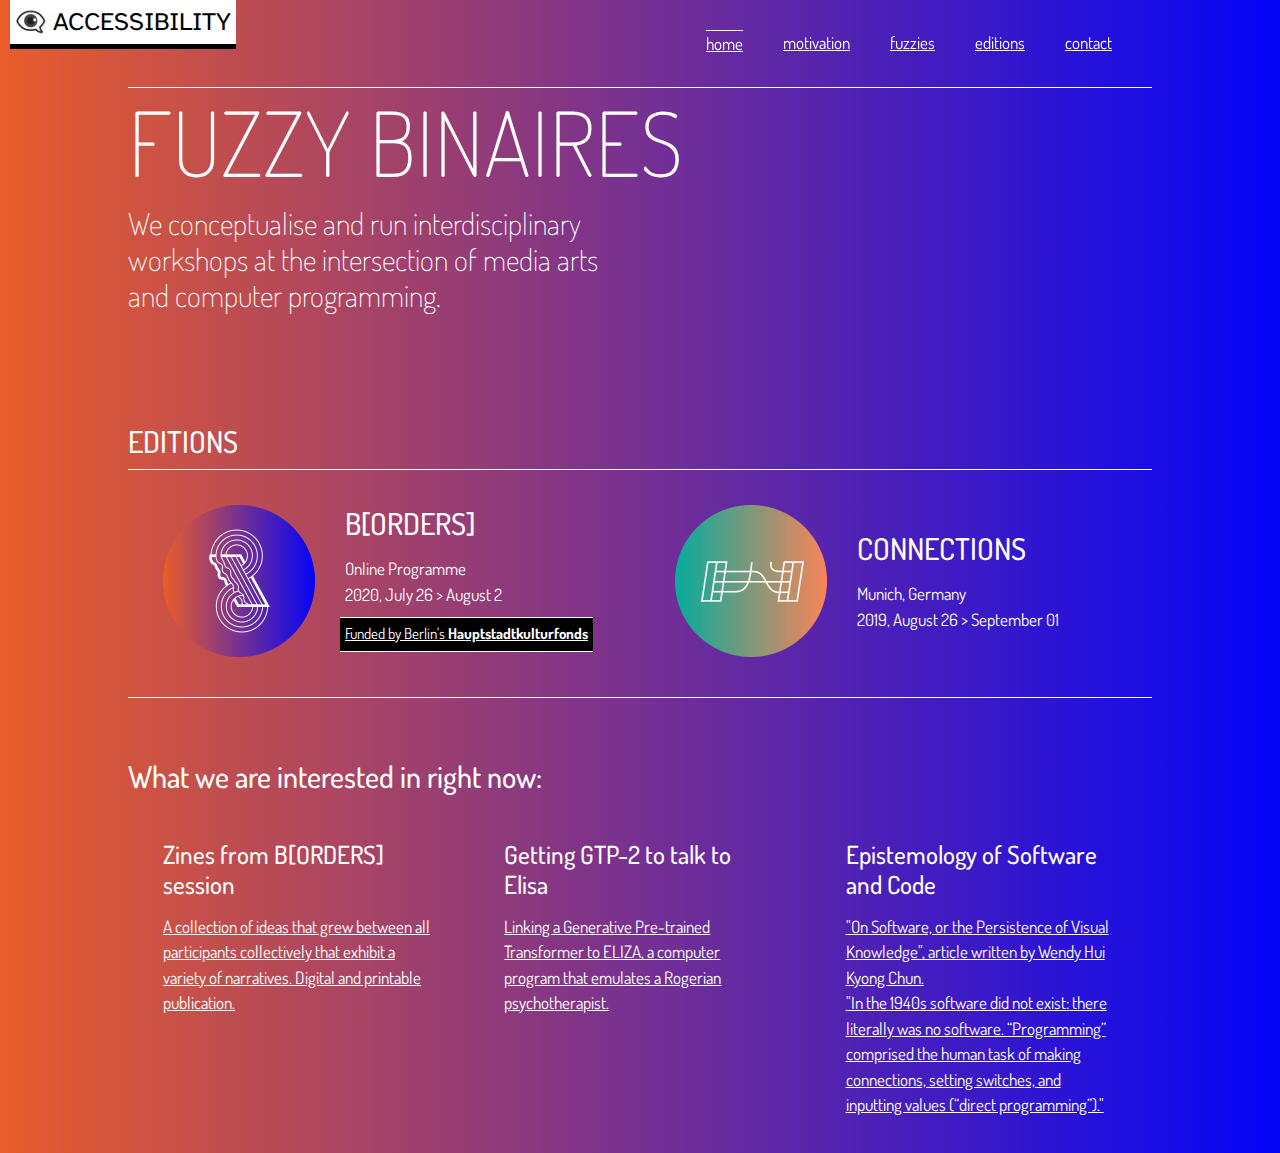
<file: www/index.html>
<!DOCTYPE html>
<html>

<head>
	<meta charset="UTF-8">

	<!-- FAVICON  -->
	<link rel="apple-touch-icon" sizes="180x180" href="images/favicon/apple-touch-icon.png">
	<link rel="icon" type="image/png" sizes="32x32" href="images/favicon/favicon-32x32.png">
	<link rel="icon" type="image/png" sizes="16x16" href="images/favicon/favicon-16x16.png">
	<link rel="manifest" href="images/favicon/site.webmanifest">

	<link rel="preconnect" href="https://fonts.gstatic.com">
	<link href="https://fonts.googleapis.com/css2?family=Dosis:wght@200;300;400;500;600;700&display=swap"
		rel="stylesheet">

	<link rel="stylesheet" href="https://stackpath.bootstrapcdn.com/bootstrap/4.3.1/css/bootstrap.min.css"
		integrity="sha384-ggOyR0iXCbMQv3Xipma34MD+dH/1fQ784/j6cY/iJTQUOhcWr7x9JvoRxT2MZw1T" crossorigin="anonymous">
	<link rel="stylesheet" href="css/style.css">


	<script src="https://ajax.googleapis.com/ajax/libs/jquery/3.4.1/jquery.min.js"></script>
	<script src="https://maxcdn.bootstrapcdn.com/bootstrap/4.3.1/js/bootstrap.bundle.min.js"></script>
	<!-- <script src="https://kit.fontawesome.com/762ddd5ea0.js" crossorigin="anonymous"></script> -->

	<!-- <script src="js/jqueryUI/jquery-ui.js"></script> -->
	<!-- <link rel="stylesheet" href="js/jqueryUI/jquery-ui.css"> -->

	<meta name="viewport" content="width=device-width">
	<meta name="viewport" content="width=device-width, initial-scale=1, minimum-scale=1" />




</head>

<body class="fullBack">

	<div id="accessPanel">
		<div class="access-panelButton" id="access-goToContent" tabindex="2" title="continue to content"
			aria-label="continue to content" role="text" data-jumpTo="bigFuzzy">GO TO CONTENT</div>
		<div class="access-panelButton" id="access-goToMenu" tabindex="3" title="continue to menu"
			aria-label="continue to menu" role="text">GO TO MENU</div>
		<div class="access-panelButton" id="access-biggerFont" tabindex="4" title="increase font size"
			aria-label="increase font size" role="text">BIGGER FONT</div>
		<div class="access-panelButton" id="access-changeContrast" tabindex="5" title="change color contrast"
			aria-label="change color contrast." role="text">CHANGE
			CONTRAST</div>
		<div class="access-panelButton" id="access-resetAccessibility" tabindex="6"
			title="reset all accessibility options" aria-label="reset all accessibility options. End of Menu." role="text">
			RESET VIEW</div>
		<div class="access-panelButton" id="access-button" tabindex="1" href="#"
			title="accessibility panel, press enter to open or close"
			aria-label="accessibility panel, press enter to open or close">
			👁‍🗨 ACCESSIBILITY</div>
	</div>

	<div class="container vertical-center" id="global-center">

		<nav class="sticky-top navbar navbar-expand-md navbar-dark navbar-fuzzy">
			<!-- navbar-brand is JUST HERE TO KEEP navbar TOGGLER BUTTON TO THE RIGHT -->
			<!-- <a href="#" class="navbar-brand"></a> -->
			<button class="navbar-toggler" type="button" data-toggle="collapse" data-target="#navbar6">
				<span class="navbar-toggler-icon"></span>
			</button>
			<div class="navbar-collapse collapse justify-content-stretch" id="navbar6">

				<ul class="navbar-nav ml-auto">
					<li class="nav-item">
						<a class="nav-link" href="index.html" id="firstMenuItem" tabindex="0">
							<div id="selectedMenuOption">home</div>
						</a>
					</li>
					<li class="nav-item">
						<a class="nav-link" href="motivation.html" tabindex="0">motivation</a>
					</li>
					<li class="nav-item">
						<a class="nav-link" href="who.html" tabindex="0">fuzzies</a>
					</li>
					<li class="nav-item">
						<a class="nav-link" href="editions.html" tabindex="0">editions</a>
					</li>
					<li class="nav-item">
						<a class="nav-link" href="contact.html" tabindex="0">contact</a>
					</li>
				</ul>
			</div>
		</nav>

		<div class="container vertical-center" id="initial-screen-size">

			<!-- <div class="container vertical-center" > -->

			<!-- FUZZY TEXT -->
			<div class="row text-center">
				<!-- <div class="col" id="weAre">WE ARE</div> -->
				<div class="col">
					<div id="bigFuzzy" tabindex="0">
						<h1>FUZZY BINAIRES</h1>
					</div>
					<div id="descriptionFuzzy">
						<h2 tabindex="0">We conceptualise and run interdisciplinary workshops at the intersection of
							media arts and computer programming.</h2>
					</div>
				</div>
			</div>

		</div>

		<div class="container vertical-center">

			<!-- EDITIONS CARDS -->
			<div class="container vertical-center">
				<h2 tabindex="0">EDITIONS</h2>

				<div class="card-group block-section">



					<div class="card">
						<div class="row no-gutters">
							<div class="col-auto">
								<img src="images/borders-symbol.png" class="img-fluid edition-image-fuzzy" tabindex="0"
									alt="Edition 1 of 2: Fine line graphic displaying two abstract interlinked circles creating a form that looks like the number eight.">
							</div>
							<div class="col align-items-center">
								<div class="card-block px-2" id="bordersButton">
									<h3 class="card-title" tabindex="0">B[ORDERS]</h3>
									<p class="card-text" tabindex="0">Online Programme
										<br>
										2020, July 26 > August 2
									</p>
								</div>
								<div class="littleFlag">
									<a href="https://hauptstadtkulturfonds.berlin.de/en/funded-projects/project/project_105"
										target="_blank" tabindex="0">
										Funded by Berlin's <strong>Hauptstadtkulturfonds</strong>
									</a>
								</div>

							</div>
						</div>
					</div>

					<div class="card">
						<div class="row no-gutters" id="connectionsButton">
							<div class="col-auto">
								<img src="images/connections-symbol.png" class="img-fluid edition-image-fuzzy" tabindex="0"
									alt="Edition 2 of 2: Fine line graphic displaying two interlinked rectangular shapes. Two connecting lines reach one another, while one is disconnected.">
							</div>
							<div class="col d-flex align-items-center">
								<div class="card-block px-2">
									<h3 class="card-title" tabindex="0">CONNECTIONS</h3>
									<p class="card-text" tabindex="0">Munich, Germany
										<br>
										2019, August 26 > September 01
									</p>
								</div>
							</div>
						</div>
					</div>

				</div>

			</div>

		</div>

		<br>
		<br>
		<!-- INTERESTED-ON CARDS -->
		<div class="container vertical-center">
			<h4 tabindex="0">What we are interested in right now:</h4>

			<div class="card-group">
				<div class="card interested-card">
					<div class="card-body">
						<h5 class="card-title" tabindex="0">Zines from B[ORDERS] session</h5>
						<a href="http://fuzzybinaires.org/borders/zines/" target="_blank">
							<p class="card-text" tabindex="0"> A collection of ideas that grew between all participants
								collectively that exhibit a variety of narratives. Digital and printable publication.</p>
						</a>
					</div>
				</div>
				<div class="card interested-card">
					<div class="card-body">
						<h5 class="card-title" tabindex="0">Getting GTP-2 to talk to Elisa</h5>
						<a href="https://jellybytes.dev/pages/eliza_and_gpt2/index.html" target="_blank">
							<p class="card-text" tabindex="0">Linking a Generative Pre-trained Transformer to ELIZA, a computer
								program that emulates a Rogerian psychotherapist.
							</p>
						</a>
					</div>
				</div>
				<div class="card interested-card">
					<div class="card-body">
						<h5 class="card-title" tabindex="0">Epistemology of Software and Code</h5>
						<a href="https://monoskop.org/File:Chun_Wendy_Hui_Kyung_2005_On_Software_or_the_Persistence_of_Visual_Knowledge.pdf"
							target="_blank">
							<p class="card-text" tabindex="0">"On Software, or the Persistence of Visual Knowledge", article
								written by Wendy Hui Kyong Chun.<br>"In the 1940s software did not exist: there literally was no
								software. “Programming” comprised the human task of making connections, setting switches, and
								inputting values (“direct programming”)."
							</p>
						</a>
					</div>
				</div>
			</div>

		</div>





	</div>


	<script src="js/accesibility.js"></script>
	<script src="js/scripting.js"></script>

	<script>

		$(document).ready(function () {

			$("#bordersButton").click(function () {
				var vars = [fontSizeSelected, contrastOn, 0];
				var linkTo = "editions.html";
				relayLink(linkTo, vars);
			});

			$("#connectionsButton").click(function () {
				var vars = [fontSizeSelected, contrastOn, 1];
				var linkTo = "editions.html";
				relayLink(linkTo, vars);
			});
		});

	</script>

</body>
</file>
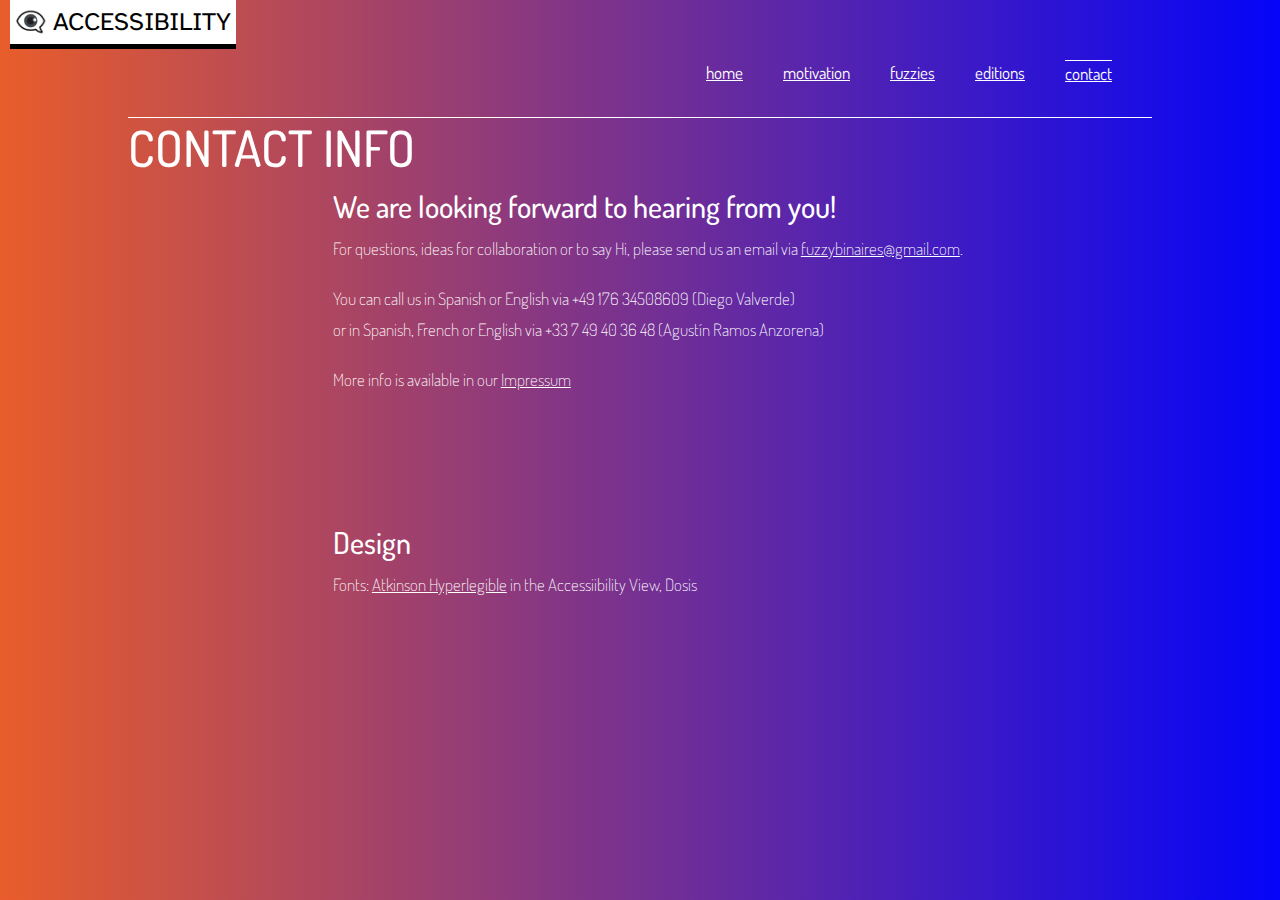
<file: www/contact.html>
<!DOCTYPE html>
<html>

<head>
	<meta charset="UTF-8">

	<!-- FAVICON  -->
	<link rel="apple-touch-icon" sizes="180x180" href="images/favicon/apple-touch-icon.png">
	<link rel="icon" type="image/png" sizes="32x32" href="images/favicon/favicon-32x32.png">
	<link rel="icon" type="image/png" sizes="16x16" href="images/favicon/favicon-16x16.png">
	<link rel="manifest" href="images/favicon/site.webmanifest">

	<link rel="preconnect" href="https://fonts.gstatic.com">
	<link href="https://fonts.googleapis.com/css2?family=Dosis:wght@200;300;400;500;600;700&display=swap"
		rel="stylesheet">

	<link rel="stylesheet" href="https://stackpath.bootstrapcdn.com/bootstrap/4.3.1/css/bootstrap.min.css"
		integrity="sha384-ggOyR0iXCbMQv3Xipma34MD+dH/1fQ784/j6cY/iJTQUOhcWr7x9JvoRxT2MZw1T" crossorigin="anonymous">
	<link rel="stylesheet" href="css/style.css">


	<script src="https://ajax.googleapis.com/ajax/libs/jquery/3.4.1/jquery.min.js"></script>
	<script src="https://maxcdn.bootstrapcdn.com/bootstrap/4.3.1/js/bootstrap.bundle.min.js"></script>
	<!-- <script src="https://kit.fontawesome.com/762ddd5ea0.js" crossorigin="anonymous"></script> -->

	<!-- <script src="js/jqueryUI/jquery-ui.js"></script> -->
	<!-- <link rel="stylesheet" href="js/jqueryUI/jquery-ui.css"> -->

	<meta name="viewport" content="width=device-width">
	<meta name="viewport" content="width=device-width, initial-scale=1, minimum-scale=1" />




</head>

<body class="fullBack">

	<div id="accessPanel">
		<div class="access-panelButton" id="access-goToContent" tabindex="2" title="continue to content"
			aria-label="continue to content" role="text" data-jumpTo="contact-title">GO TO CONTENT</div>
		<div class="access-panelButton" id="access-goToMenu" tabindex="3" title="continue to menu"
			aria-label="continue to menu" role="text">GO TO MENU</div>
		<div class="access-panelButton" id="access-biggerFont" tabindex="4" title="increase font size"
			aria-label="increase font size" role="text">BIGGER FONT</div>
		<div class="access-panelButton" id="access-changeContrast" tabindex="5" title="change color contrast"
			aria-label="change color contrast." role="text">CHANGE
			CONTRAST</div>
		<div class="access-panelButton" id="access-resetAccessibility" tabindex="6" title="reset all accessibility options"
			aria-label="reset all accessibility options. End of Menu." role="text">RESET VIEW</div>
		<div class="access-panelButton" id="access-button" tabindex="1" href="#"
			title="accessibility panel, press enter to open or close" aria-label="accessibility panel, press enter to open or close">
			👁‍🗨 ACCESSIBILITY</div>
	</div>

	<div class="container vertical-center" id="global-center">

		<nav class="sticky-top navbar navbar-expand-md navbar-dark navbar-fuzzy">
			<!-- navbar-brand is JUST HERE TO KEEP navbar TOGGLER BUTTON TO THE RIGHT -->
			<a href="#" class="navbar-brand"></a>
			<button class="navbar-toggler" type="button" data-toggle="collapse" data-target="#navbar6">
				<span class="navbar-toggler-icon"></span>
			</button>
			<div class="navbar-collapse collapse justify-content-stretch" id="navbar6">

				<ul class="navbar-nav ml-auto">
					<li class="nav-item">
						<a class="nav-link" href="index.html" id="firstMenuItem" tabindex="0">home</a>
					</li>
					<li class="nav-item">
						<a class="nav-link" href="motivation.html" tabindex="0">motivation</a>
					</li>
					<li class="nav-item">
						<a class="nav-link" href="who.html" tabindex="0">fuzzies</a>
					</li>
					<li class="nav-item">
						<a class="nav-link" href="editions.html" tabindex="0">editions</a>
					</li>
					<li class="nav-item">
						<a class="nav-link" href="contact.html" tabindex="0">
							<div id="selectedMenuOption">contact</div>
						</a>
					</li>
				</ul>
			</div>
		</nav>

		<div class="container vertical-center">

			<!-- <div class="container vertical-center" > -->

			<!-- WHAT IS FUZZBIN - BLOCK SECTION -->
			
			<div class="row text-center">
				<!-- <div class="col" id="weAre">WE ARE</div> -->
				<div class="col">
					<h1 id="contact-title" tabindex="0">CONTACT INFO</h1>

					<div class="textBlockFuzzy" tabindex="0">
						<h2>We are looking forward to hearing from you!</h2>
						<p>For questions, ideas for collaboration or to say Hi, please send us an email via <a href="mailto:fuzzybinaires@gmail.com">fuzzybinaires@gmail.com</a>.</p>
						<p>You can call us in Spanish or English via +49 176 34508609 (Diego Valverde) </br> 
							or in Spanish, French or English via +33 7 49 40 36 48 (Agustín Ramos Anzorena)</p>
						<p>More info is available in our <a href="impressum.html">Impressum</a></p>
					</div>

					<div class="textBlockFuzzy" tabindex="0">
						<h2>Design</h2>
						<p>Fonts: <a href="https://www.brailleinstitute.org/freefont">Atkinson Hyperlegible</a> in the Accessiibility View, Dosis</p>
					</div>


				</div>
			</div>

		</div>

	</div>



	</div>

	<script src="js/accesibility.js"></script>
	<script src="js/scripting.js"></script>

</body>
</file>
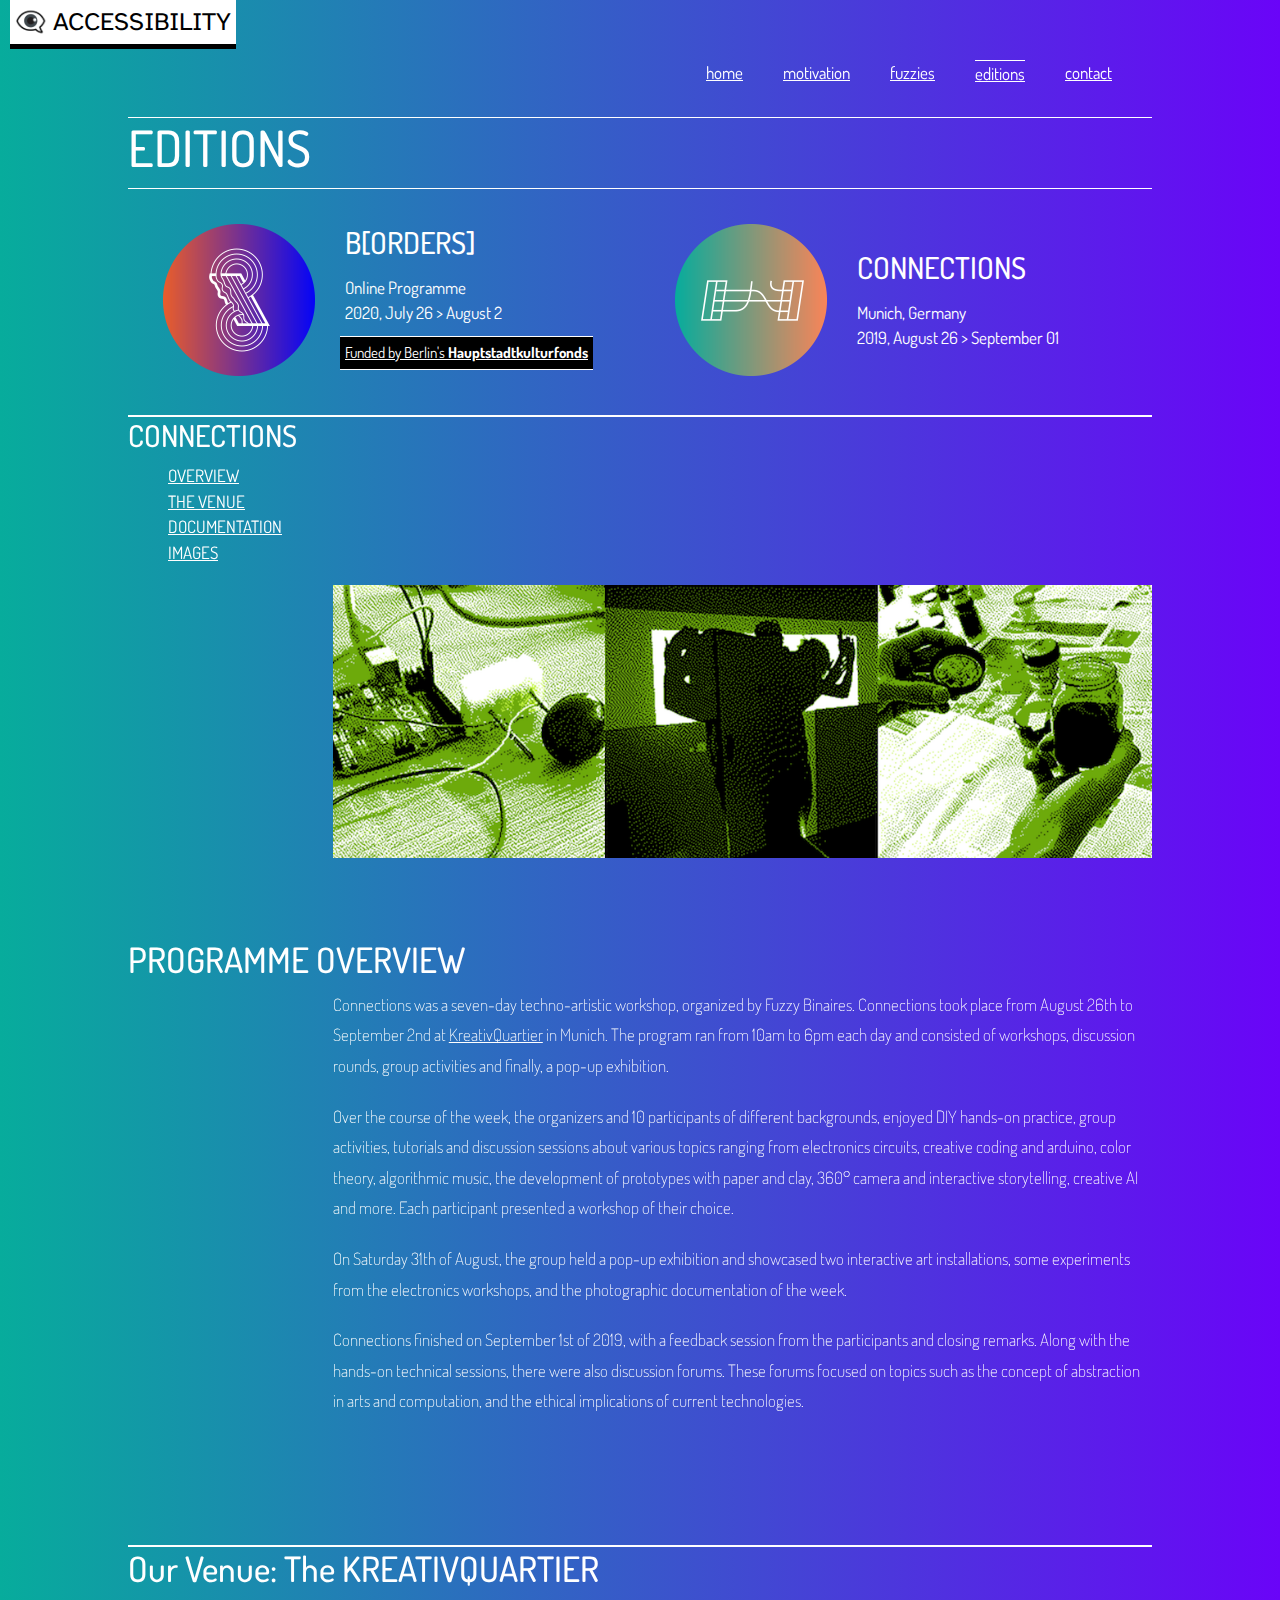
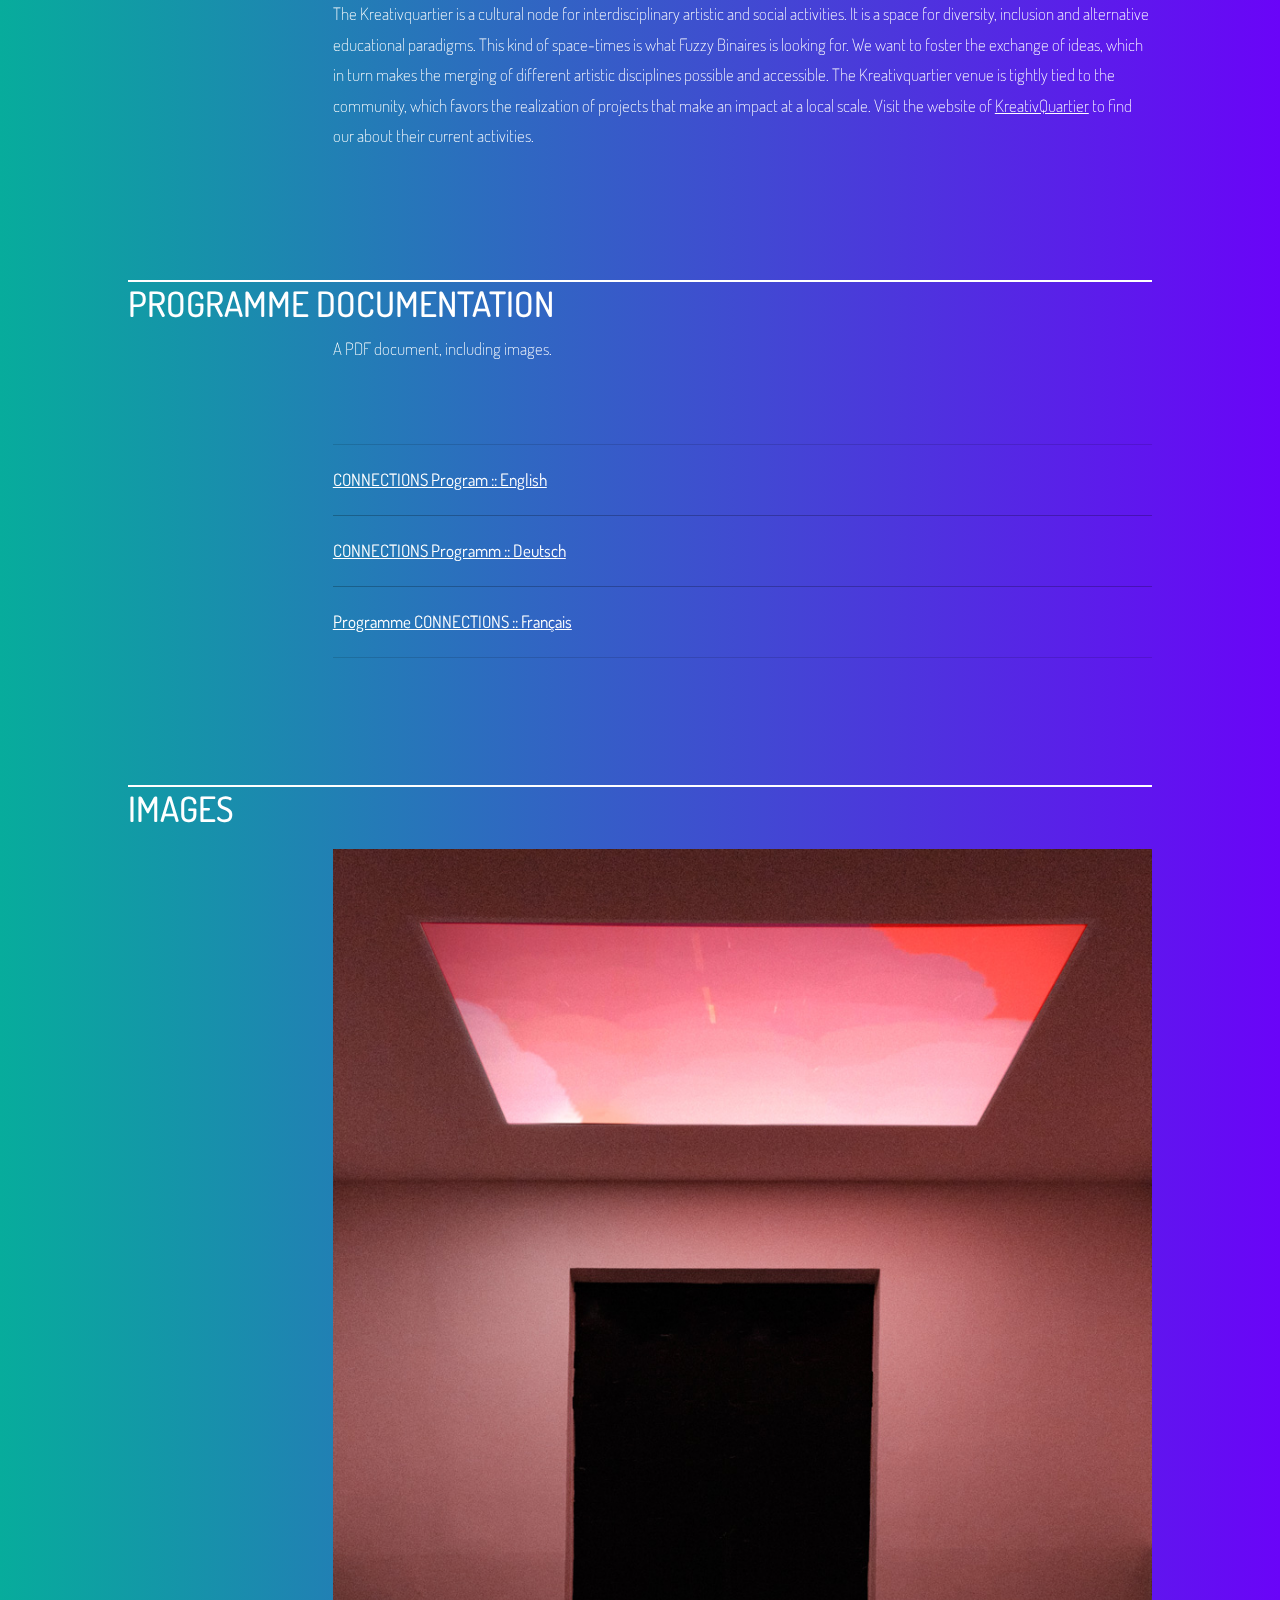
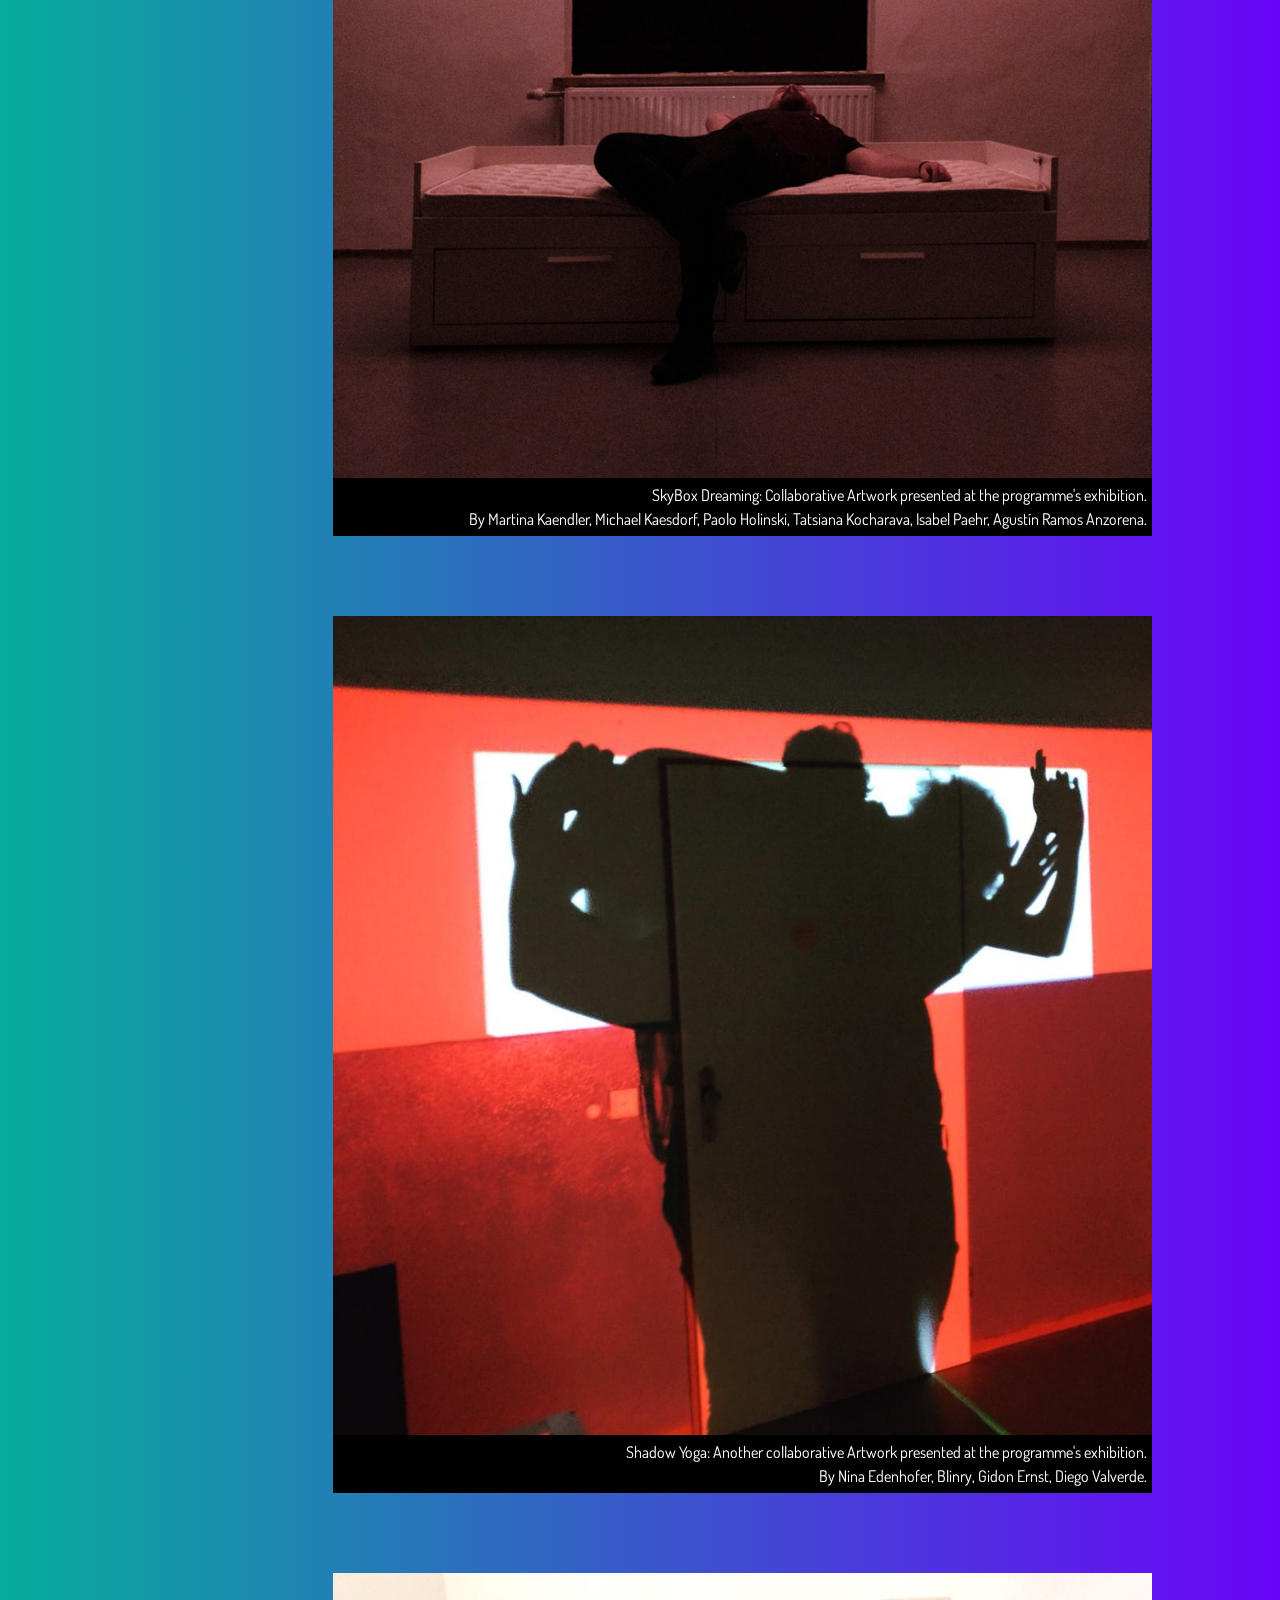
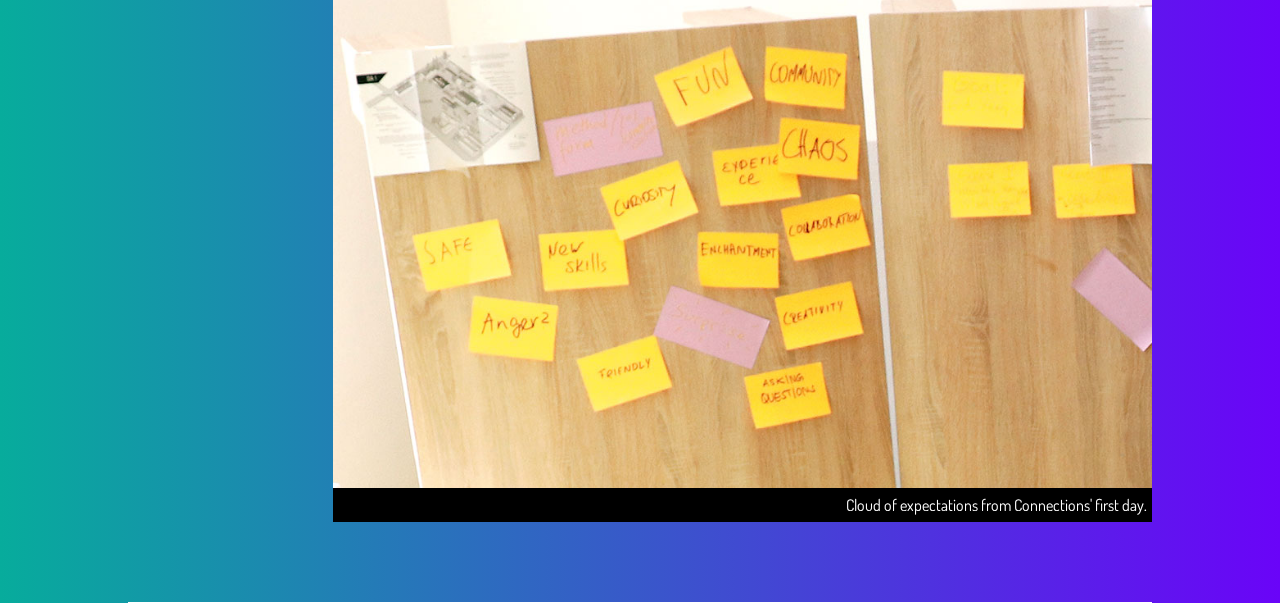
<file: www/editions.html>
<!DOCTYPE html>
<html>

<head>
	<meta charset="UTF-8">

	<!-- FAVICON  -->
	<link rel="apple-touch-icon" sizes="180x180" href="images/favicon/apple-touch-icon.png">
	<link rel="icon" type="image/png" sizes="32x32" href="images/favicon/favicon-32x32.png">
	<link rel="icon" type="image/png" sizes="16x16" href="images/favicon/favicon-16x16.png">
	<link rel="manifest" href="images/favicon/site.webmanifest">

	<link rel="preconnect" href="https://fonts.gstatic.com">
	<link href="https://fonts.googleapis.com/css2?family=Dosis:wght@200;300;400;500;600;700&display=swap"
		rel="stylesheet">

	<link rel="stylesheet" href="https://stackpath.bootstrapcdn.com/bootstrap/4.3.1/css/bootstrap.min.css"
		integrity="sha384-ggOyR0iXCbMQv3Xipma34MD+dH/1fQ784/j6cY/iJTQUOhcWr7x9JvoRxT2MZw1T" crossorigin="anonymous">
	<link rel="stylesheet" href="css/style.css">


	<script src="https://ajax.googleapis.com/ajax/libs/jquery/3.4.1/jquery.min.js"></script>
	<script src="https://maxcdn.bootstrapcdn.com/bootstrap/4.3.1/js/bootstrap.bundle.min.js"></script>
	<!-- <script src="https://kit.fontawesome.com/762ddd5ea0.js" crossorigin="anonymous"></script> -->

	<!-- <script src="js/jqueryUI/jquery-ui.js"></script> -->
	<!-- <link rel="stylesheet" href="js/jqueryUI/jquery-ui.css"> -->

	<meta name="viewport" content="width=device-width">
	<meta name="viewport" content="width=device-width, initial-scale=1, minimum-scale=1" />




</head>

<body class="fullBack">

	<div id="accessPanel">
		<div class="access-panelButton" id="access-goToContent" tabindex="2" title="continue to content"
			aria-label="continue to content" role="text" data-jumpTo="firstContent">GO TO CONTENT</div>
		<div class="access-panelButton" id="access-goToMenu" tabindex="3" title="continue to menu"
			aria-label="continue to menu" role="text">GO TO MENU</div>
		<div class="access-panelButton" id="access-biggerFont" tabindex="4" title="increase font size"
			aria-label="increase font size" role="text">BIGGER FONT</div>
		<div class="access-panelButton" id="access-changeContrast" tabindex="5" title="change color contrast"
			aria-label="change color contrast." role="text">CHANGE
			CONTRAST</div>
		<div class="access-panelButton" id="access-resetAccessibility" tabindex="6"
			title="reset all accessibility options" aria-label="reset all accessibility options. End of Menu." role="text">
			RESET VIEW</div>
		<div class="access-panelButton" id="access-button" tabindex="1" href="#"
			title="accessibility panel, press enter to open or close"
			aria-label="accessibility panel, press enter to open or close">
			👁‍🗨 ACCESSIBILITY</div>
	</div>

	<div class="container vertical-center" id="global-center">

		<nav class="sticky-top navbar navbar-expand-md navbar-dark navbar-fuzzy">
			<!-- navbar-brand is JUST HERE TO KEEP navbar TOGGLER BUTTON TO THE RIGHT -->
			<a href="#" class="navbar-brand"></a>
			<button class="navbar-toggler" type="button" data-toggle="collapse" data-target="#navbar6">
				<span class="navbar-toggler-icon"></span>
			</button>
			<div class="navbar-collapse collapse justify-content-stretch" id="navbar6">

				<ul class="navbar-nav ml-auto">
					<li class="nav-item">
						<a class="nav-link" href="index.html" id="firstMenuItem" tabindex="0">home</a>
					</li>
					<li class="nav-item">
						<a class="nav-link" href="motivation.html">motivation</a>
					</li>
					<li class="nav-item">
						<a class="nav-link" href="who.html">fuzzies</a>
					</li>
					<li class="nav-item">
						<a class="nav-link" href="editions.html">
							<div id="selectedMenuOption">editions</div>
						</a>
					</li>
					<li class="nav-item">
						<a class="nav-link" href="contact.html">contact</a>
					</li>
				</ul>
			</div>
		</nav>

		<div class="container vertical-center">


			<!-- EDITIONS CARDS -->
			<div class="container vertical-center">
				<h1 tabindex="0" id="firstContent">EDITIONS</h1>

				<div class="card-group block-section">

					<div class="card">
						<div class="row no-gutters">
							<div class="col-auto">
								<img src="images/borders-symbol.png" class="img-fluid edition-image-fuzzy"
									alt="bidimensional line art image consisting of stylized circular patterns intersecting a plane, on top of circle with colored gradients">
							</div>
							<div class="col align-items-center">
								<div class="card-block px-2" id="bordersButton">
									<h2 class="card-title" tabindex="0">B[ORDERS]</h2>
									<p class="card-text" tabindex="0">Online Programme
										<br>
										2020, July 26 > August 2
									</p>
								</div>
								<div class="littleFlag">
									<a href="https://hauptstadtkulturfonds.berlin.de/en/funded-projects/project/project_105"
										target="_blank" tabindex="0">
										Funded by Berlin's <strong>Hauptstadtkulturfonds</strong>
									</a>
								</div>

							</div>
						</div>
					</div>

					<div class="card">
						<div class="row no-gutters" id="connectionsButton">
							<div class="col-auto">
								<img src="images/connections-symbol.png" class="img-fluid edition-image-fuzzy"
									alt="bidimensional ine art consisting of 2 rectagular shapes linked toghether by 3 horizontal lines. The upper and lower horizontal lines are disconnected and flow upwards. The line art is located in a circular gradient.">
							</div>
							<div class="col d-flex align-items-center">
								<div class="card-block px-2">
									<h2 class="card-title" tabindex="0">CONNECTIONS</h2>
									<p class="card-text" tabindex="0">Munich, Germany
										<br>
										2019, August 26 > September 01
									</p>
								</div>
							</div>
						</div>
					</div>

				</div>

			</div>

		</div>

		<div class="container vertical-center">

			<!-- CAROUSEL EDITIONS -->

			<div id="editionsCarousel" class="carousel slide" data-ride="carousel">

				<div class="carousel-inner">
					<div class="carousel-item active">

						<!-- --- BORDERS --- -->
						<div class="container vertical-center block-section">

							<div class="row text-center">
								<div class="col">

									<h2 tabindex="0">B[ORDERS]</h2>

									<ul>
										<li class="editions-submenu" id="subMenu-borders-overview" tabindex="0">OVERVIEW</li>
										<li class="editions-submenu" id="subMenu-borders-theme" tabindex="0">THEME</li>
										<li class="editions-submenu" id="subMenu-borders-production" tabindex="0">PRODUCTION</li>
										<li class="editions-submenu" id="subMenu-borders-images" tabindex="0">IMAGES</a></li>
									</ul>

									<div class="block-image">
										<img class="img-fluid" src="images/circuitboard.png" alt="Isometric 3D view of rectangular circuit board over black background. The board consists of discrete electronics, pin connectors and an LCD screen in the upper right corner">
									</div>

									<h3 id="overviewBorders" tabindex="0">PROGRAMME OVERVIEW</h3>

									<div class="textBlockFuzzy" tabindex="0">
										<p>
											B[ORDERS] was an online interdisciplinary workshop program that took place online from
											July 26 to August 2 2020. An interdisciplinary group questioned the relations between
											technology, orders and borders. What can be learned from taking positions that refuse the logic of
											physical and digital borders?
										</p>
										<p>
											Virtually situated in Berlin, the second most surveilled city in the EU, and run by the
											techno-artistic collective Fuzzy Binaires, we aimed to create a playful space-time for
											decolonial, resistant computing projects. Participation was free of charge and kindly
											funded by <a href="https://hauptstadtkulturfonds.berlin.de/en/funded-projects/project/project_105"
											target="_blank" tabindex="0">Hauptstadtkulturfonds Berlin</a>
										</p>
										<p>
											Material practices are highly relevant in the questioning of technologies and the
											development of new tools. This workshop week brought together artists, designers, programmers,
											researchers, theorists, tinkerers. Our program was decidedly anti-racist and gender inclusive.
											Throughout the week, each participant presented a workshop, talk or group activity on a topic they
											felt passionate about.
										</p>

									</div>
								</div>



							</div>
						</div>

						<!-- --- -->

						<div class="container vertical-center block-section">

							<div class="row text-center">
								<div class="col">

									<h3 id="theme" tabindex="0">THEME:</h3>

									<h2 tabindex="0"> What are the logics of digital-physical borders and what can be learned
										from refusing them?
									</h2>

									<div class="textBlockFuzzy" tabindex="0">
										<p>
											In the 2020 Fuzzy Binaires edition we aimed to challenge the complicit histories of
											computation and militarism and co-develop a time-space for decolonial and resistant
											projects. We looked at how digital and national borders intersect in current
											dominant border regimes such as Europe, the US and China. Virtually situated in Berlin,
											a city shaped by both the historical border between East and West as well as the
											borders that today’s surveillance infrastructures generate, we invited international
											participants to join our group.
										</p>
										<p>
											During B[ORDERS] we researched how and, along the axis of presumed nationality, ethnicity,
											gender, class, disability etc. for whom, access is restricted by governments and
											corporations in the world wide web and its commercial subnets today. How are current
											digital networks materially, geographically, politically and technically constructed?
											Which imaginaries of borders exist within computer science, arts, theory and design?
											Are borders also spaces of exchange and communication, for example when they present
											themselves as interfaces between differently programmed systems? In workshops, we
											traced the physical artefacts of local network structures such as antennas, cables and
											surveillance infrastructure. By learning the basics of programming we aimed to
											understand how language is ordered to be understood by a machine and which materials
											are involved in this process.
										</p>
										<p>
											This workshop program focused on how borders and digital border practices can be
											named, critiqued, challenged and subverted. This project was permeated with the
											motivation to liquify the boundaries between different fields of knowledge production.
										</p>
									</div>
								</div>

							</div>


						</div>

						<!-- --- -->

						<div class="container vertical-center block-section">

							<div class="row text-center">
								<div class="col">

									<h3 id="production" tabindex="0">Production and Development</h3>

									<div class="textBlockFuzzy" tabindex="0">
										<p>
											To make all this possible, FuzzyBinaires developed its own custom online platform,
											allowing participants to gather together in a virtual interactive space. This platform
											consisted of a 3D scenario with plenty of interactive elements that the participants
											could modify over the week, leaving their own traces and ideas.
										</p>
										<p>
											The project resulted in collaborative online zines on the theme of B[ORDERS]. A zine is
											a small independently made print object or digital publication. Often used in political
											contexts, it allows for quick distribution of ideas, and is also an artistic medium. We
											chose the format of the zine because it allowed for a physical/material/virtual
											production, thus blending borders of paper and screen means of expression. We included
											sketches and drawings made in Big Blue Button, and collaged, scanned and photographed
											from paper. In line with our engagement of mostly open source tools throughout the
											week, we used the Electric Zine Maker to create the zines. The final result is a
											collection of ideas that grew between all participants collectively that exhibit a
											variety of narratives.
										</p>
										<p tabindex="0">
											We would like to share with you some of the production made during the programme.
										</p>

										<br>

										<p>
										<ul class="list-group list-group-flush">
											<a href="http://fuzzybinaires.org/borders/zines/" target="_blank" tabindex="0">
												<li class="list-group-item">The Zines</li>
											</a>
											<a href="http://fuzzybinaires.org/borders/antenna-room/#" target="_blank" tabindex="0">
												<li class="list-group-item">The AntennaRoom: a repository of pertinent articles and
													sites
												</li>
											</a>
											<a href="http://fuzzybinaires.org/borders/" target="_blank" tabindex="0">
												<li class="list-group-item">The Programme landing site</li>
											</a>
											<a href="https://hauptstadtkulturfonds.berlin.de/en/funded-projects/project/project_105"
												target="_blank" tabindex="0">
												<li class="list-group-item">The Programme in the gallery of Funded Projects of
													<strong> Hauptstadtkulturfonds</strong>, Berlin's Capital Cultural Fund
												</li>
											</a>
										</ul>
										</p>
									</div>
								</div>

							</div>
						</div>

						<!-- --- -->

						<!-- IMAGES  -->

						<div class="container vertical-center block-section">

							<div class="row text-center">
								<div class="col">

									<h3 id="imagesBorders" tabindex="0">IMAGES</h3>

									<div class="block-image">	
										<iframe width="900" height="550" src="https://www.youtube.com/embed/0a6iWxHO3nA" frameborder="0" allow="accelerometer; autoplay; clipboard-write; encrypted-media; gyroscope; picture-in-picture" allowfullscreen></iframe>
									</div>

									<div class="block-image">
										<img class="img-fluid" src="images/circuitLarge.jpg" alt="Isometric 3D view of rectangular circuit board over black background. The board consists of discrete electronics, pin connectors and an LCD screen in the upper right corner">
										<div class="imageCaption" tabindex="0">A view of the Virtual Multiplayer Meeting Space,
											developed in
											Unity.</div>
									</div>

									<div class="block-image">
										<img class="img-fluid" src="images/antennaRoom.jpg" alt="Screen shot of a web page called antenna room. The web page has black font over a light green background with an illustration of a large antenna in the middle of the page . The top of the page has a a row of buttons with text labels. There are clusters of text rectangles randomly scattered along the page.">
										<div class="imageCaption" tabindex="0">The Antenna Room: A collaboratory repository of
											texts and links.
										</div>
									</div>


									<div class="block-image">
										<img class="img-fluid" src="images/i-land.jpg" alt="Computer generated 3D render of a fantasy island, viewed in first person perspective. The island has pastel pink sand over a light turquoise sky. There are clusters of trees with dark branches and pink spheres growing from the tips of the branches.">
										<div class="imageCaption" tabindex="0">The I-Land: Chill-out space-time. By Jasper
											Meiners.</div>
									</div>
								</div>

							</div>
						</div>
					</div>

					<!-- -- CONNECTIONS -- -->

					<div class="carousel-item">

						<div class="container vertical-center block-section">

							<div class="row text-center">
								<div class="col">

									<h2 tabindex="0">CONNECTIONS</h2>

									<ul>
										<li class="editions-submenu" id="subMenu-connections-overview" tabindex="0">OVERVIEW</li>
										<li class="editions-submenu" id="subMenu-connections-venue" tabindex="0">THE VENUE</a>
										</li>
										<li class="editions-submenu" id="subMenu-connections-documentation" tabindex="0">
											DOCUMENTATION</a></li>
										<li class="editions-submenu" id="subMenu-connections-images" tabindex="0">IMAGES</a></li>
									</ul>

									<div class="block-image">
										<img class="img-fluid" src="images/connectionsGreen.png" alt="image mosaic consisting of 3 rectagular green frames. The left frame depicts an arduino circuit board connected to cable piercing a grape. The middle frame depicts the shadows of three people projected over a wall. The right frame depicts two hands grabbing a jar with a dark substance">
									</div>

									<h3 id="overviewConnections" tabindex="0">PROGRAMME OVERVIEW</h3>

									<div class="textBlockFuzzy" tabindex="0">
										<p>
											Connections was a seven-day techno-artistic workshop, organized by Fuzzy Binaires.
											Connections took place from August 26th to September 2nd at <a href="http://www.kreativquartier-muenchen.de">KreativQuartier</a> in Munich.
											The program ran from 10am to 6pm each day and consisted of workshops, discussion rounds,
											group activities and finally, a pop-up exhibition.
										</p>
										<p>
											Over the course of the week, the organizers and 10 participants of different
											backgrounds, enjoyed DIY hands-on practice, group activities, tutorials and discussion sessions
											about
											various topics ranging from electronics circuits, creative coding and arduino, color theory, algorithmic music, the development of prototypes with
											paper and clay, 360° camera and interactive storytelling, creative AI and more. Each
											participant presented a workshop of their choice.
										</p>
										<p>
											On Saturday 31th of August, the group held a pop-up exhibition and showcased two
											interactive art installations, some experiments from the electronics workshops, and the
											photographic documentation of the week.
										<p>
											Connections finished on September 1st of 2019, with a feedback session from the
											participants and closing remarks.
											Along with the hands-on technical sessions, there were also discussion forums. These
											forums focused on topics such as the concept of abstraction in arts and computation,
											and the ethical implications of current technologies.
										</p>
									</div>
								</div>
							</div>
						</div>

						<!-- --- -->

						<div class="container vertical-center block-section">

							<div class="row text-center">
								<div class="col">

									<h3 id="venue" tabindex="0">Our Venue: The KREATIVQUARTIER</h3>

									<div class="textBlockFuzzy" tabindex="0">
										<p>
											The Kreativquartier is a cultural node for interdisciplinary artistic and social
											activities. It is a space for diversity, inclusion and alternative educational
											paradigms. This kind of space-times is what Fuzzy Binaires is looking for. We want to
											foster the exchange of ideas, which in turn makes the merging of different artistic
											disciplines possible and accessible. The Kreativquartier venue is tightly tied to the
											community, which favors the realization of projects that make an impact at a local
											scale. Visit the website of <a href="https://www.kreativquartier-muenchen.de" target="_blank">
											KreativQuartier</a> to find our about their current activities.
										</p>

									</div>
								</div>
							</div>
						</div>

						<!-- --- -->

						<div class="container vertical-center block-section">

							<div class="row text-center">
								<div class="col">

									<h3 id="documentation" tabindex="0">PROGRAMME DOCUMENTATION</h3>

									<div class="textBlockFuzzy" tabindex="0">
										<p>
											A PDF document, including images.
										</p>

										<br>

										<p>
										<ul class="list-group list-group-flush">
											<a href="http://fuzzybinaires.org/images/fuzzyBinaires_munich_english.pdf" target="_blank" tabindex="0">
												<li class="list-group-item">CONNECTIONS Program :: English</li>
											</a>
											<a href="http://fuzzybinaires.org/images/fuzzyBinaires_munich_german.pdf" target="_blank" tabindex="0">
												<li class="list-group-item">CONNECTIONS Programm :: Deutsch
												</li>
											</a>
											<a href="http://fuzzybinaires.org/images/fuzzyBinaires_munich_francais.pdf" target="_blank" tabindex="0">
												<li class="list-group-item">Programme CONNECTIONS :: Français</li>
											</a>
										</ul>
										</p>
									</div>
								</div>

							</div>
						</div>

						<!-- IMAGES  -->

						<div class="container vertical-center block-section">

							<div class="row text-center">
								<div class="col">

									<h3 id="imagesConnections" tabindex="0">IMAGES</h3>

									<div class="block-image">
										<img class="img-fluid" src="images/skyboxDreaming.jpg" alt="photograph of a man lying on an bed in a dark room with low red light. There is a dark window on the back. There is a sky frame projected over the cieling of the room">
										<div class="imageCaption" tabindex="0">SkyBox Dreaming: Collaborative Artwork presented at
											the
											programme's exhibition.<br>
											By Martina Kaendler, Michael Kaesdorf, Paolo Holinski, Tatsiana Kocharava, Isabel Paehr, Agustín Ramos Anzorena.
										</div>
									</div>

									<div class="block-image">
										<img class="img-fluid" src="images/ShadowYoga.jpeg" alt="photograph of depicting the shadows of three people projected over a red wall">
										<div class="imageCaption" tabindex="0">Shadow Yoga: Another collaborative Artwork
											presented at the
											programme's exhibition.<br>
											By Nina Edenhofer, Blinry, Gidon Ernst, Diego Valverde.
										</div>
									</div>


									<div class="block-image">
										<img class="img-fluid" src="images/postIts.jpg" alt="photograph of several yellow postIts over a wooden white board. The words fun, community, curiosity, safe and friendly can be read">
										<div class="imageCaption" tabindex="0">Cloud of expectations from Connections' first day.
										</div>
									</div>
								</div>

							</div>
						</div>



					</div>
				</div>

			</div>

		</div>

	</div>

	<script src="js/accesibility.js"></script>
	<script src="js/scripting.js"></script>

	<script>

		function getElementLeftTop(el) {
			const rect = el.getBoundingClientRect();
			return {
				left: rect.left + window.scrollX,
				top: rect.top + window.scrollY
			};
		}

		$(document).ready(function () {

			// CAROUSEL SETTINGS
			$('#editionsCarousel').carousel(0);
			$('#editionsCarousel').carousel('pause');

			$("#bordersButton").click(function () {
				$('#editionsCarousel').carousel(0);
				$('#editionsCarousel').carousel('pause');

				// ON MOBILE, AUTOMATICALLY SCROLL THE WINDOW DOWNWARDS TO BE ABLE TO VIEW THE SELECTION EDITION
				if ($(window).width() < 768) {
					let bordersTitleScrollPos = getElementLeftTop($("#subMenu-borders-overview").get(0));
					$("html, body").animate({ scrollTop: bordersTitleScrollPos.top - 150 }, 1000); // NOT WORKING..!!
				}

			});

			$("#connectionsButton").click(function () {
				$('#editionsCarousel').carousel(1);
				$('#editionsCarousel').carousel('pause');

				// ON MOBILE, AUTOMATICALLY SCROLL THE WINDOW DOWNWARDS TO BE ABLE TO VIEW THE SELECTION EDITION
				if ($(window).width() < 768) {
					let connectionsTitleScrollPos = getElementLeftTop($("#subMenu-connections-overview").get(0));
					$("html, body").animate({ scrollTop: connectionsTitleScrollPos.top - 150 }, 1000); // NOT WORKING..!!
				}

			});


			window.setTimeout(function () {
				// IF COMING FROM HOME, A NUMBER IS PASSED THROUGH THE URL TO GO DIRECTLY TO THE CAROUSELS SLIDE
				var slideNumber = parseInt(window.location.hash.substring(1).split(",")[2]);
				if (slideNumber != NaN || slideNumber != "") {
					// console.log(slideNumber);
					$('#editionsCarousel').carousel(slideNumber);
					$('#editionsCarousel').carousel('pause');
				}
			}, 500);
		});

		// ----
		// THE GLOBAL LINK-RELAY SET ON scripting.js, TO ADD ACCESSIBILITY VAR STATE ACCROSS THE SITE, FUCKS UP THE "#" ANCHOR LINKS
		// EDITIONS SUBMENU RELIES ON THIS TYPE OF LINK......SO, THIS OVERRIDES THE GLOBAL ACCESSIBILITY BEHAVIOUR

		// BORDERS SUB-MENU
		$("#subMenu-borders-overview").click(function () {
			$("#overviewBorders").focus();
		});

		$("#subMenu-borders-theme").click(function () {
			$("#theme").focus();
		});

		$("#subMenu-borders-production").click(function () {
			$("#production").focus();
		});

		$("#subMenu-borders-images").click(function () {
			$("#imagesBorders").focus();
		});

		// CONNECTIONS SUB-MENU
		$("#subMenu-connections-overview").click(function () {
			$("#overviewConnections").focus();
		});

		$("#subMenu-connections-venue").click(function () {
			$("#venue").focus();
		});

		$("#subMenu-connections-documentation").click(function () {
			$("#documentation").focus();
		});

		$("#subMenu-connections-images").click(function () {
			$("#imagesConnections").focus();
		});

	</script>

</body>
</file>
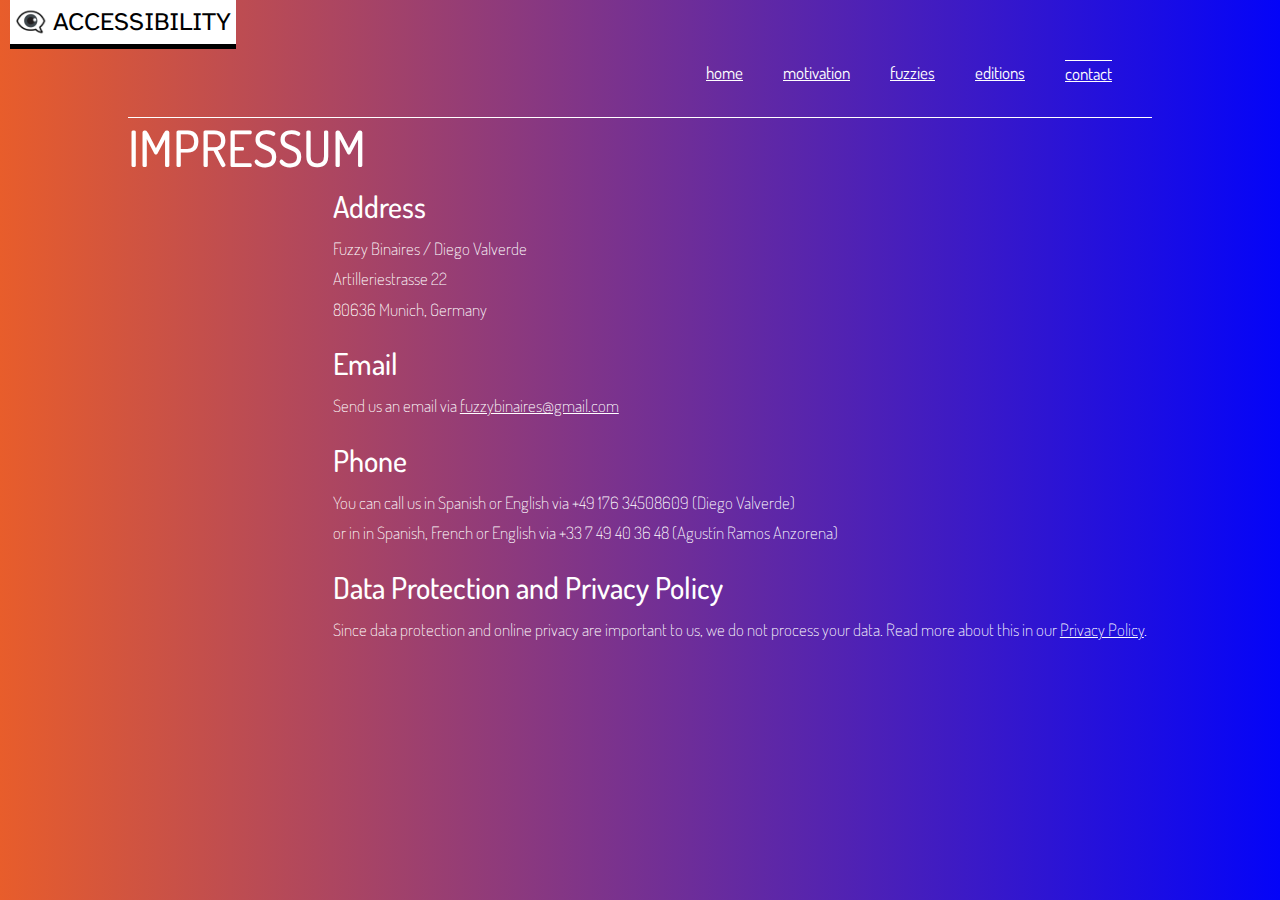
<file: www/impressum.html>
<!DOCTYPE html>
<html>

<head>
	<meta charset="UTF-8">

	<!-- FAVICON  -->
	<link rel="apple-touch-icon" sizes="180x180" href="images/favicon/apple-touch-icon.png">
	<link rel="icon" type="image/png" sizes="32x32" href="images/favicon/favicon-32x32.png">
	<link rel="icon" type="image/png" sizes="16x16" href="images/favicon/favicon-16x16.png">
	<link rel="manifest" href="images/favicon/site.webmanifest">

	<link rel="preconnect" href="https://fonts.gstatic.com">
	<link href="https://fonts.googleapis.com/css2?family=Dosis:wght@200;300;400;500;600;700&display=swap"
		rel="stylesheet">

	<link rel="stylesheet" href="https://stackpath.bootstrapcdn.com/bootstrap/4.3.1/css/bootstrap.min.css"
		integrity="sha384-ggOyR0iXCbMQv3Xipma34MD+dH/1fQ784/j6cY/iJTQUOhcWr7x9JvoRxT2MZw1T" crossorigin="anonymous">
	<link rel="stylesheet" href="css/style.css">


	<script src="https://ajax.googleapis.com/ajax/libs/jquery/3.4.1/jquery.min.js"></script>
	<script src="https://maxcdn.bootstrapcdn.com/bootstrap/4.3.1/js/bootstrap.bundle.min.js"></script>
	<!-- <script src="https://kit.fontawesome.com/762ddd5ea0.js" crossorigin="anonymous"></script> -->

	<!-- <script src="js/jqueryUI/jquery-ui.js"></script> -->
	<!-- <link rel="stylesheet" href="js/jqueryUI/jquery-ui.css"> -->

	<meta name="viewport" content="width=device-width">
	<meta name="viewport" content="width=device-width, initial-scale=1, minimum-scale=1" />




</head>

<body class="fullBack">

	<div id="accessPanel">
		<div class="access-panelButton" id="access-goToContent" tabindex="2" title="continue to content"
			aria-label="continue to content" role="text" data-jumpTo="impressum-title">GO TO CONTENT</div>
		<div class="access-panelButton" id="access-goToMenu" tabindex="3" title="continue to menu"
			aria-label="continue to menu" role="text">GO TO MENU</div>
		<div class="access-panelButton" id="access-biggerFont" tabindex="4" title="increase font size"
			aria-label="increase font size" role="text">BIGGER FONT</div>
		<div class="access-panelButton" id="access-changeContrast" tabindex="5" title="change color contrast"
			aria-label="change color contrast." role="text">CHANGE
			CONTRAST</div>
		<div class="access-panelButton" id="access-resetAccessibility" tabindex="6" title="reset all accessibility options"
			aria-label="reset all accessibility options. End of Menu." role="text">RESET VIEW</div>
		<div class="access-panelButton" id="access-button" tabindex="1" href="#"
			title="accessibility panel, press enter to open or close" aria-label="accessibility panel, press enter to open or close">
			👁‍🗨 ACCESSIBILITY</div>
	</div>

	<div class="container vertical-center" id="global-center">

		<nav class="sticky-top navbar navbar-expand-md navbar-dark navbar-fuzzy">
			<!-- navbar-brand is JUST HERE TO KEEP navbar TOGGLER BUTTON TO THE RIGHT -->
			<a href="#" class="navbar-brand"></a>
			<button class="navbar-toggler" type="button" data-toggle="collapse" data-target="#navbar6">
				<span class="navbar-toggler-icon"></span>
			</button>
			<div class="navbar-collapse collapse justify-content-stretch" id="navbar6">

				<ul class="navbar-nav ml-auto">
					<li class="nav-item">
						<a class="nav-link" href="index.html" id="firstMenuItem" tabindex="0">home</a>
					</li>
					<li class="nav-item">
						<a class="nav-link" href="motivation.html">motivation</a>
					</li>
					<li class="nav-item">
						<a class="nav-link" href="who.html">fuzzies</a>
					</li>
					<li class="nav-item">
						<a class="nav-link" href="editions.html">editions</a>
					</li>
					<li class="nav-item">
						<a class="nav-link" href="contact.html">
							<div id="selectedMenuOption">contact</div>
						</a>
					</li>
				</ul>
			</div>
		</nav>

		<div class="container vertical-center">

			<!-- <div class="container vertical-center" > -->

			<!-- WHAT IS FUZZBIN - BLOCK SECTION -->
			<div class="row text-center">
				<!-- <div class="col" id="weAre">WE ARE</div> -->
				<div class="col">
					<h1 id="impressum-title" tabindex="0">IMPRESSUM</h1>
					<div class="textBlockFuzzy" tabindex="0">

						<h2>Address</h2>
						<p>Fuzzy Binaires / Diego Valverde</br>
						Artilleriestrasse 22</br>
						80636 Munich, Germany</p>
					
						<h2>Email</h2>
						<p>Send us an email via <a href="mailto:fuzzybinaires@gmail.com">fuzzybinaires@gmail.com</a></p>

						<h2>Phone</h2>
						<p>You can call us in Spanish or English via +49 176 34508609 (Diego Valverde) </br> 
							or in in Spanish, French or English via +33 7 49 40 36 48 (Agustín Ramos Anzorena)</p>

						<h2>Data Protection and Privacy Policy</h2>
						<p>Since data protection and online privacy are important to us, we do not process your data. Read
							more
							about this in our <a href="privacypolicy.html">Privacy Policy</a>.</p>

					</div>
				</div>
			</div>

		</div>

	</div>


	<script src="js/accesibility.js"></script>
	<script src="js/scripting.js"></script>

</body>
</file>
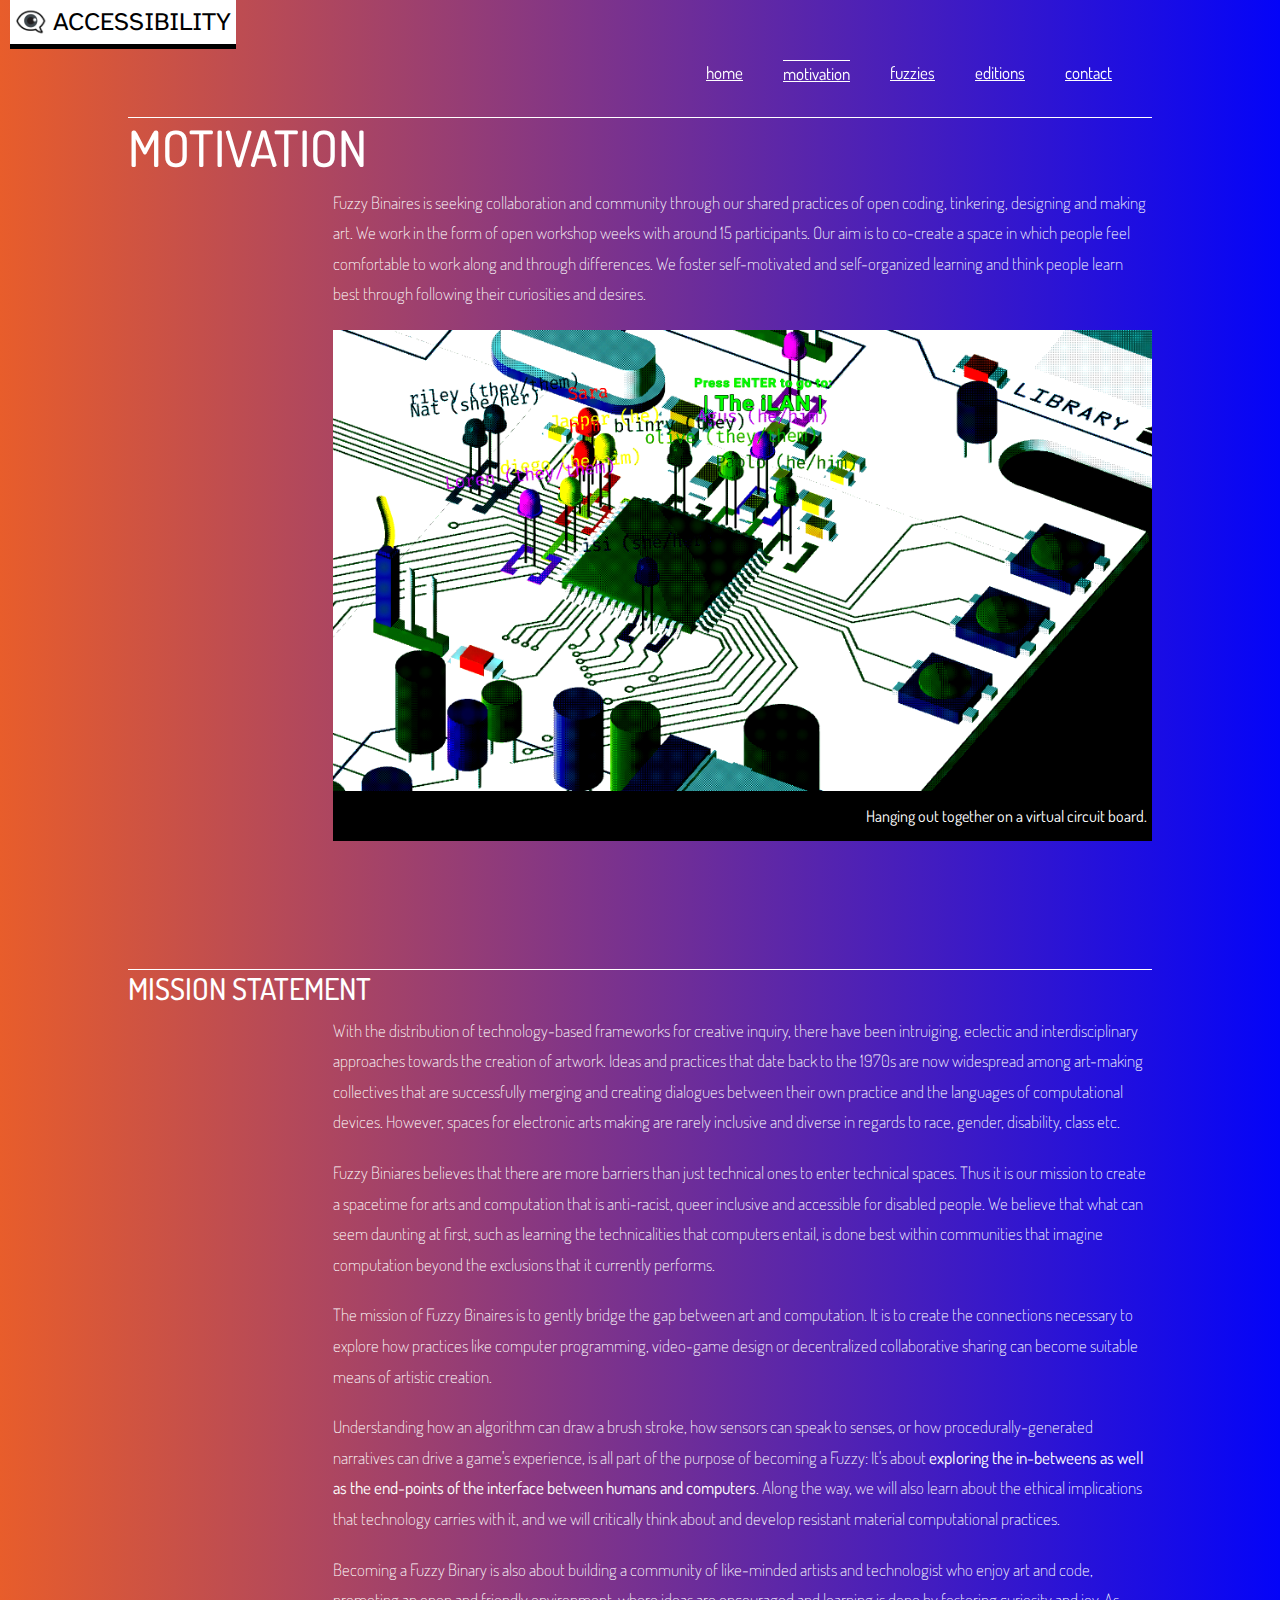
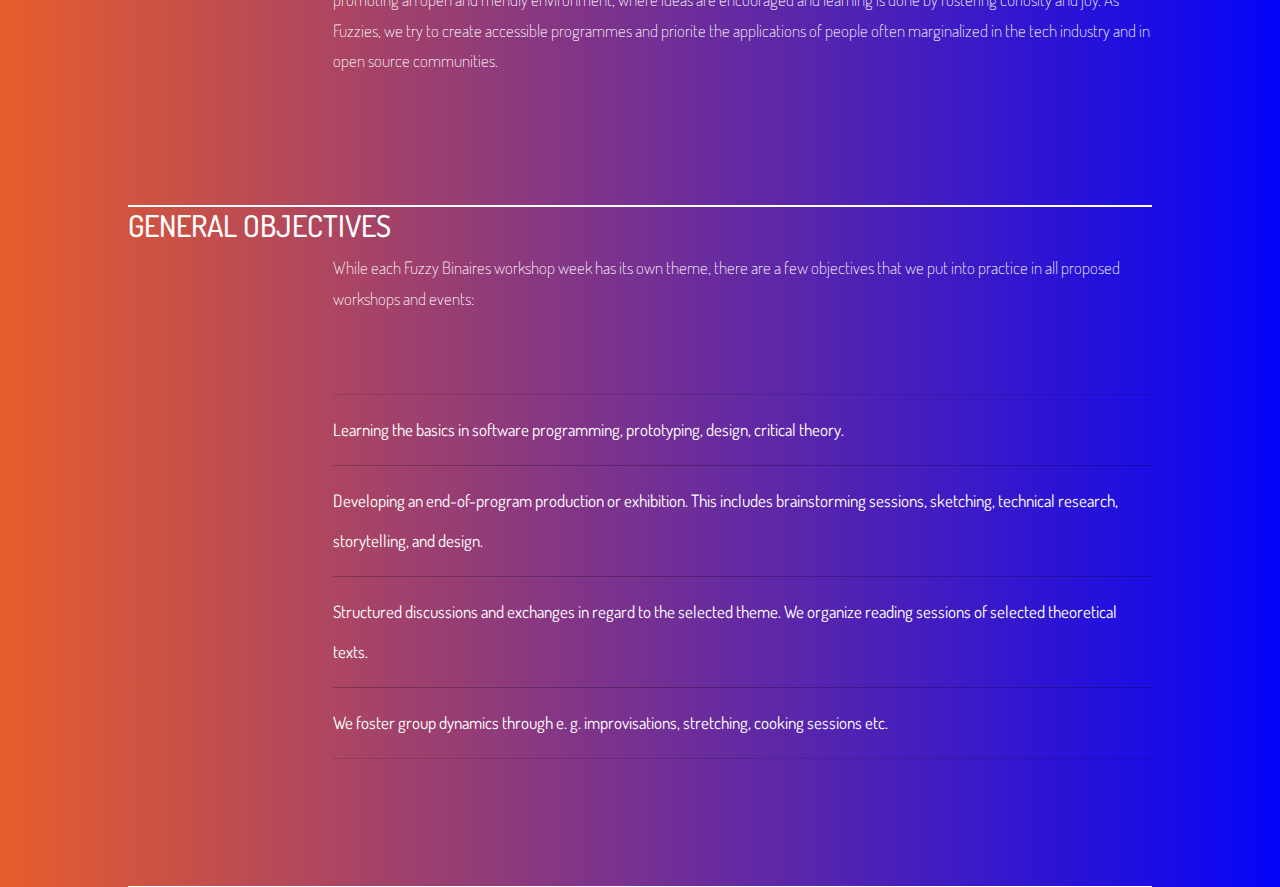
<file: www/motivation.html>
<!DOCTYPE html>
<html>

<head>
	<meta charset="UTF-8">

	<!-- FAVICON  -->
	<link rel="apple-touch-icon" sizes="180x180" href="images/favicon/apple-touch-icon.png">
	<link rel="icon" type="image/png" sizes="32x32" href="images/favicon/favicon-32x32.png">
	<link rel="icon" type="image/png" sizes="16x16" href="images/favicon/favicon-16x16.png">
	<link rel="manifest" href="images/favicon/site.webmanifest">

	<link rel="preconnect" href="https://fonts.gstatic.com">
	<link href="https://fonts.googleapis.com/css2?family=Dosis:wght@200;300;400;500;600;700&display=swap"
		rel="stylesheet">

	<link rel="stylesheet" href="https://stackpath.bootstrapcdn.com/bootstrap/4.3.1/css/bootstrap.min.css"
		integrity="sha384-ggOyR0iXCbMQv3Xipma34MD+dH/1fQ784/j6cY/iJTQUOhcWr7x9JvoRxT2MZw1T" crossorigin="anonymous">
	<link rel="stylesheet" href="css/style.css">


	<script src="https://ajax.googleapis.com/ajax/libs/jquery/3.4.1/jquery.min.js"></script>
	<script src="https://maxcdn.bootstrapcdn.com/bootstrap/4.3.1/js/bootstrap.bundle.min.js"></script>
	<!-- <script src="https://kit.fontawesome.com/762ddd5ea0.js" crossorigin="anonymous"></script> -->

	<!-- <script src="js/jqueryUI/jquery-ui.js"></script> -->
	<!-- <link rel="stylesheet" href="js/jqueryUI/jquery-ui.css"> -->

	<meta name="viewport" content="width=device-width">
	<meta name="viewport" content="width=device-width, initial-scale=1, minimum-scale=1" />




</head>

<body class="fullBack">

	<div id="accessPanel">
		<div class="access-panelButton" id="access-goToContent" tabindex="2" title="continue to content"
			aria-label="continue to content" role="text" data-jumpTo="motivation-title">GO TO CONTENT</div>
		<div class="access-panelButton" id="access-goToMenu" tabindex="3" title="continue to menu"
			aria-label="continue to menu" role="text">GO TO MENU</div>
		<div class="access-panelButton" id="access-biggerFont" tabindex="4" title="increase font size"
			aria-label="increase font size" role="text">BIGGER FONT</div>
		<div class="access-panelButton" id="access-changeContrast" tabindex="5" title="change color contrast"
			aria-label="change color contrast." role="text">CHANGE
			CONTRAST</div>
		<div class="access-panelButton" id="access-resetAccessibility" tabindex="6" title="reset all accessibility options"
			aria-label="reset all accessibility options. End of Menu." role="text">RESET VIEW</div>
		<div class="access-panelButton" id="access-button" tabindex="1" href="#"
			title="accessibility panel, press enter to open or close" aria-label="accessibility panel, press enter to open or close">
			👁‍🗨 ACCESSIBILITY</div>
	</div>

	<div class="container vertical-center" id="global-center">

		<nav class="sticky-top navbar navbar-expand-md navbar-dark navbar-fuzzy">
			<!-- navbar-brand is JUST HERE TO KEEP navbar TOGGLER BUTTON TO THE RIGHT -->
			<a href="#" class="navbar-brand"></a>
			<button class="navbar-toggler" type="button" data-toggle="collapse" data-target="#navbar6">
				<span class="navbar-toggler-icon"></span>
			</button>
			<div class="navbar-collapse collapse justify-content-stretch" id="navbar6">

				<ul class="navbar-nav ml-auto">
					<li class="nav-item">
						<a class="nav-link" href="index.html" id="firstMenuItem" tabindex="0">home</a>
					</li>
					<li class="nav-item">
						<a class="nav-link" href="motivation.html" tabindex="0">
							<div id="selectedMenuOption">motivation</div>
						</a>
					</li>
					<li class="nav-item">
						<a class="nav-link" href="who.html" tabindex="0">fuzzies</a>
					</li>
					<li class="nav-item">
						<a class="nav-link" href="editions.html" tabindex="0">editions</a>
					</li>
					<li class="nav-item">
						<a class="nav-link" href="contact.html" tabindex="0">contact</a>
					</li>
				</ul>
			</div>
		</nav>

		<div class="container vertical-center">

			<!-- <div class="container vertical-center" > -->

			<!-- WHAT IS FUZZBIN - BLOCK SECTION -->
			<div class="row text-center">
				<!-- <div class="col" id="weAre">WE ARE</div> -->
				<div class="col">
					<h1 id="motivation-title" tabindex="0">MOTIVATION</h1>
					<div class="textBlockFuzzy" tabindex="0">
						<p>Fuzzy Binaires is seeking collaboration and community through our shared practices of open coding,
							tinkering, designing and making art. We work in the form of open workshop weeks with around 15 participants. Our aim is to co-create a space in which people feel comfortable to work
							along and through differences. We foster self-motivated and
							self-organized
							learning and think people learn best through following their curiosities and desires.
						</p>
						<img class="img-fluid" src="images/fuzzy-board-08.png" alt="Isometric 3D view of rectangular circuit board over black background. On the board, people hang out in the form of LEDs with their user names displayed above them.">
						<div class="imageCaption" tabindex="0">Hanging out together on a virtual circuit board.</div>
					</div>
				</div>
			</div>

		</div>

		<div class="container vertical-center">

			<!-- MISSION STATEMENT - BLOCK SECTION -->
			<div class="container vertical-center block-section">

				<div class="row text-center">
					<!-- <div class="col" id="weAre">WE ARE</div> -->
					<div class="col">
						<h2 tabindex="0">MISSION STATEMENT</h2>

						<div class="textBlockFuzzy" tabindex="0">
							<p>
								With the distribution of technology-based frameworks for creative inquiry, there have been
								intruiging, eclectic and interdisciplinary approaches towards the creation of artwork.
								Ideas and practices that date back to the 1970s are now widespread among art-making
								collectives that are successfully merging and creating dialogues between their own practice and
								the languages of computational devices. 
								However, spaces for electronic arts making are rarely inclusive and diverse in regards to race, gender, disability, class etc.
							</p>
							<p>
								Fuzzy Biniares believes that there are more barriers than just technical ones to enter technical spaces.
								Thus it is our mission to create a spacetime for arts and computation that is anti-racist, queer inclusive and accessible for disabled people.
								We believe that what can seem daunting at first, such as learning the technicalities that computers entail, is done best within communities that imagine computation beyond the exclusions that it currently performs.
							</p>
							<p>
								The mission of Fuzzy Binaires is to gently bridge the gap between art and computation. It is to
								create the connections necessary to explore how practices like computer programming, video-game
								design or decentralized collaborative sharing can become suitable means of artistic creation.
							</p>
							<p>
								Understanding how an algorithm can draw a brush stroke, how sensors can speak to senses, or how procedurally-generated narratives can drive a game's experience, is all part of
								the purpose of becoming a Fuzzy: It's about <strong>exploring the in-betweens as well as the end-points
									of the
									interface between humans and computers</strong>. Along the way, we will also learn about the
								ethical
								implications that technology carries with it, and we will critically think about and develop resistant material computational practices.
							</p>
							<p>
								Becoming a Fuzzy Binary is also about building a community of like-minded artists and
								technologist who enjoy art and code, promoting an open and friendly environment, where ideas are encouraged
								and learning is done by fostering curiosity and joy. As Fuzzies, we try to create
								accessible programmes and priorite the applications of people often marginalized
								in the tech industry and in open source communities.
							</p>

						</div>
					</div>
				</div>
			</div>
			<div class="container vertical-center block-section">

				<div class="row text-center">
					<div class="col">

						<h2 tabindex="0">GENERAL OBJECTIVES</h2>

						<div class="textBlockFuzzy">
							<p tabindex="0">
								While each Fuzzy Binaires workshop week has its own theme, there are a few objectives that we put into practice
								in all proposed workshops and events:
							</p>

							<br>

							<p>
							<ul class="list-group list-group-flush">
								<li class="list-group-item" tabindex="0">Learning the basics in software programming, prototyping,
									design, critical theory.</li>
								<li class="list-group-item" tabindex="0">Developing an end-of-program production or
									exhibition. This includes
									brainstorming sessions, sketching, technical research, storytelling, and design.</li>
								<li class="list-group-item" tabindex="0">Structured discussions and exchanges in regard to the
									selected theme. We organize reading sessions of selected theoretical texts.</li>
								<li class="list-group-item" tabindex="0">We foster group dynamics through e. g. improvisations, stretching, cooking
									sessions etc.</li>
							</ul>
							</p>
						</div>
					</div>

				</div>
			</div>


		</div>

	</div>



	</div>

	<script src="js/accesibility.js"></script>
	<script src="js/scripting.js"></script>

</body>
</file>
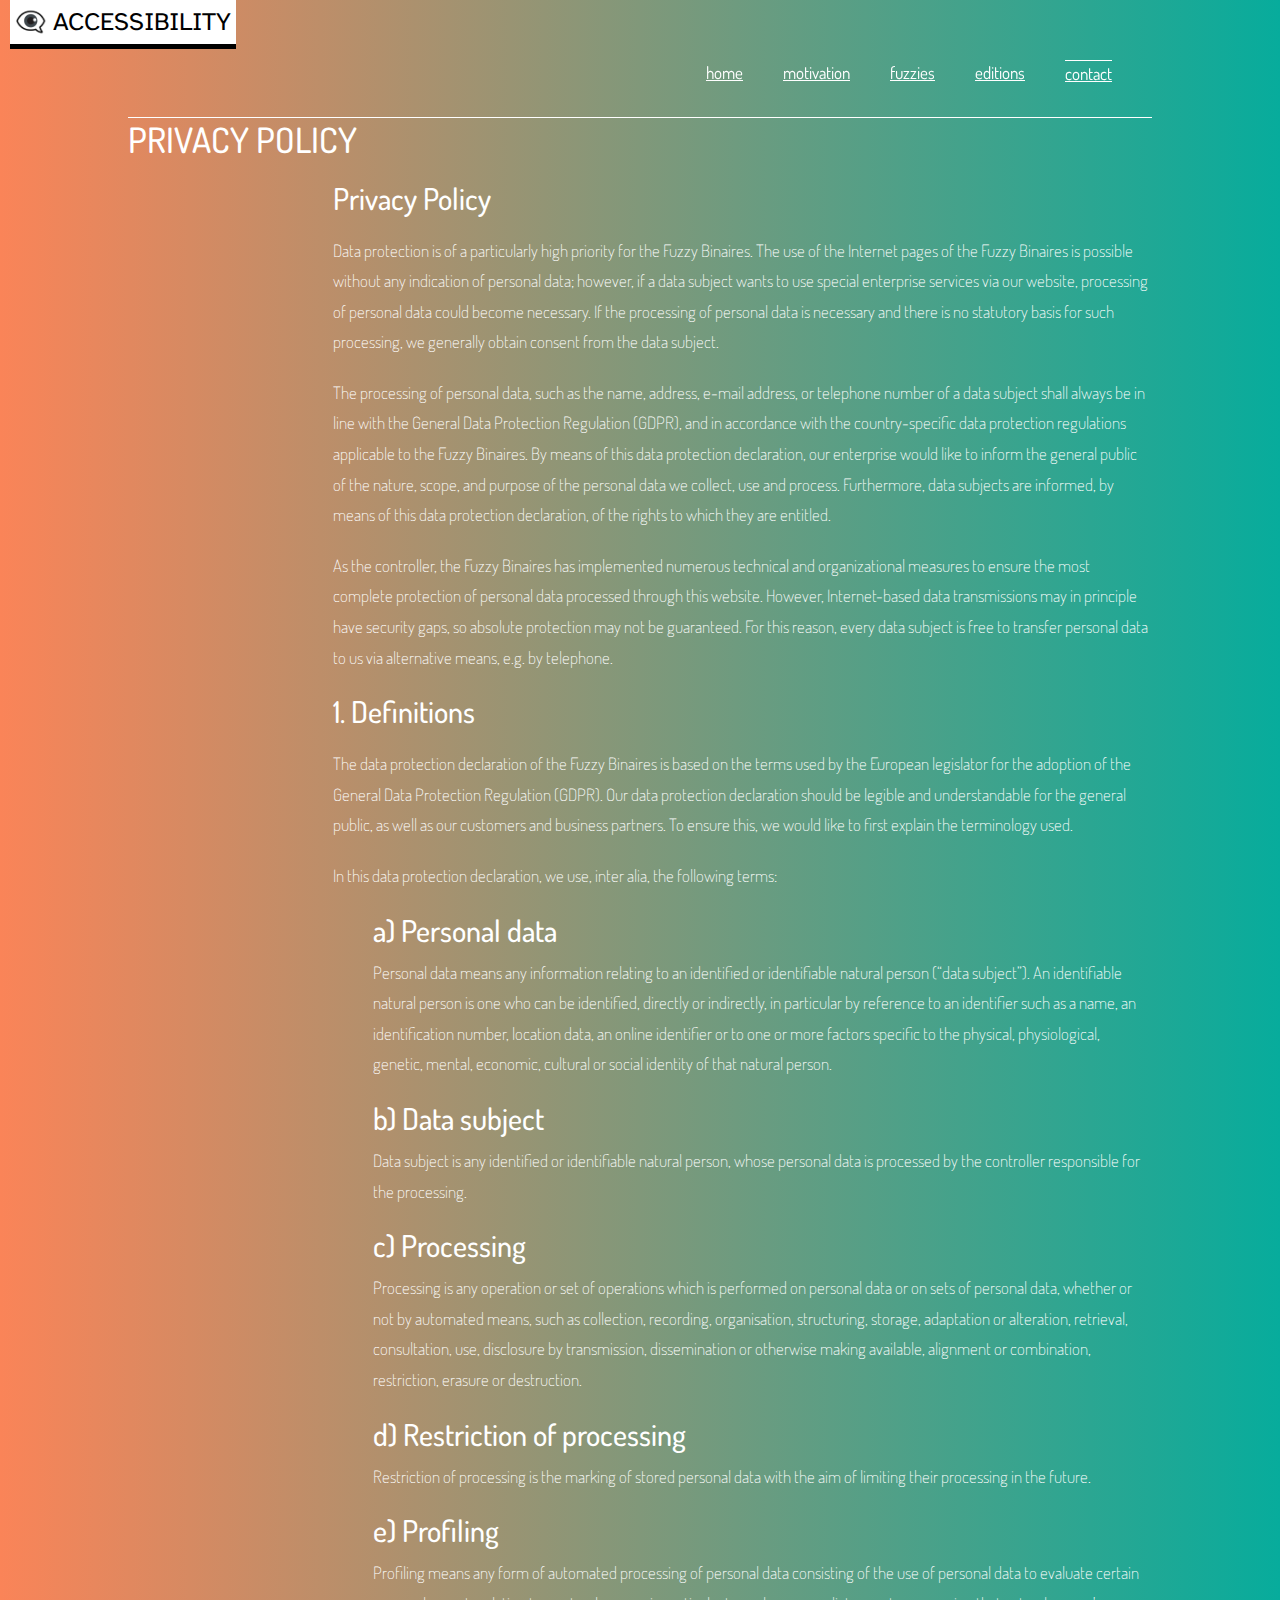
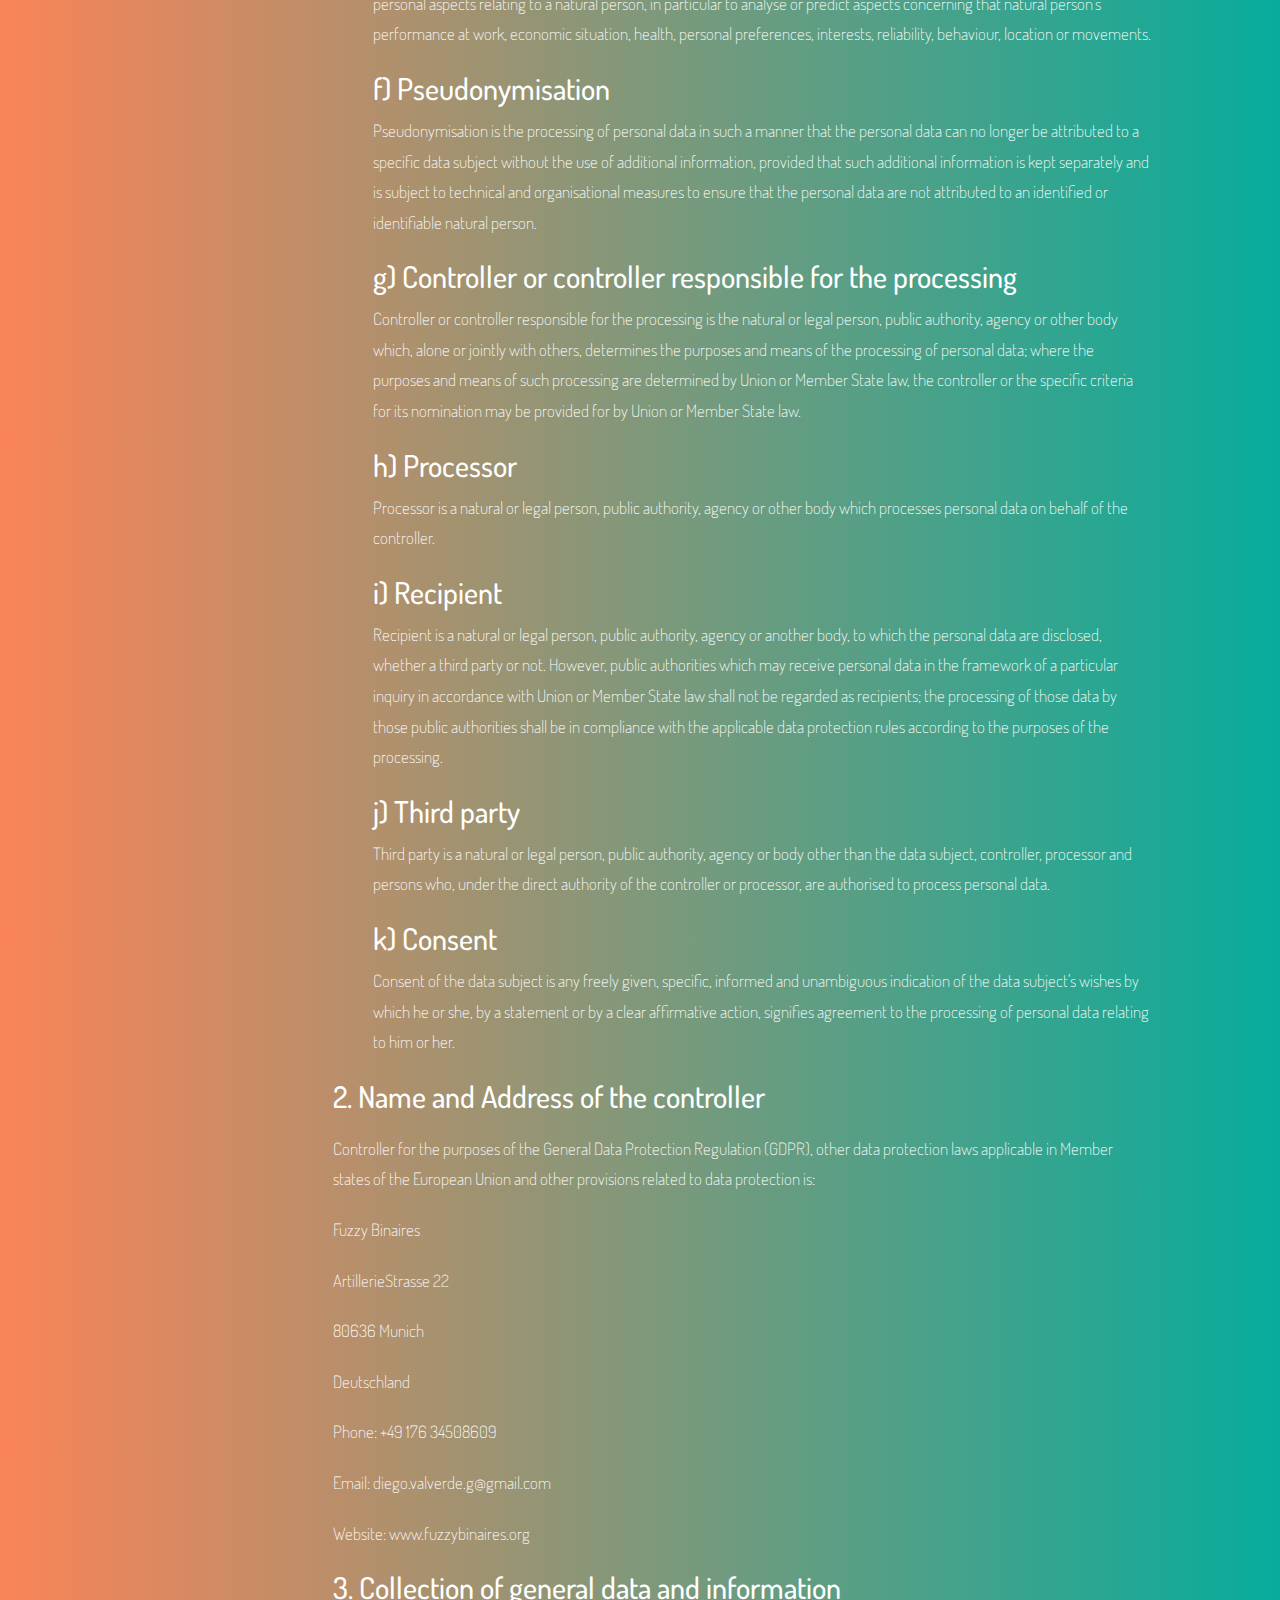
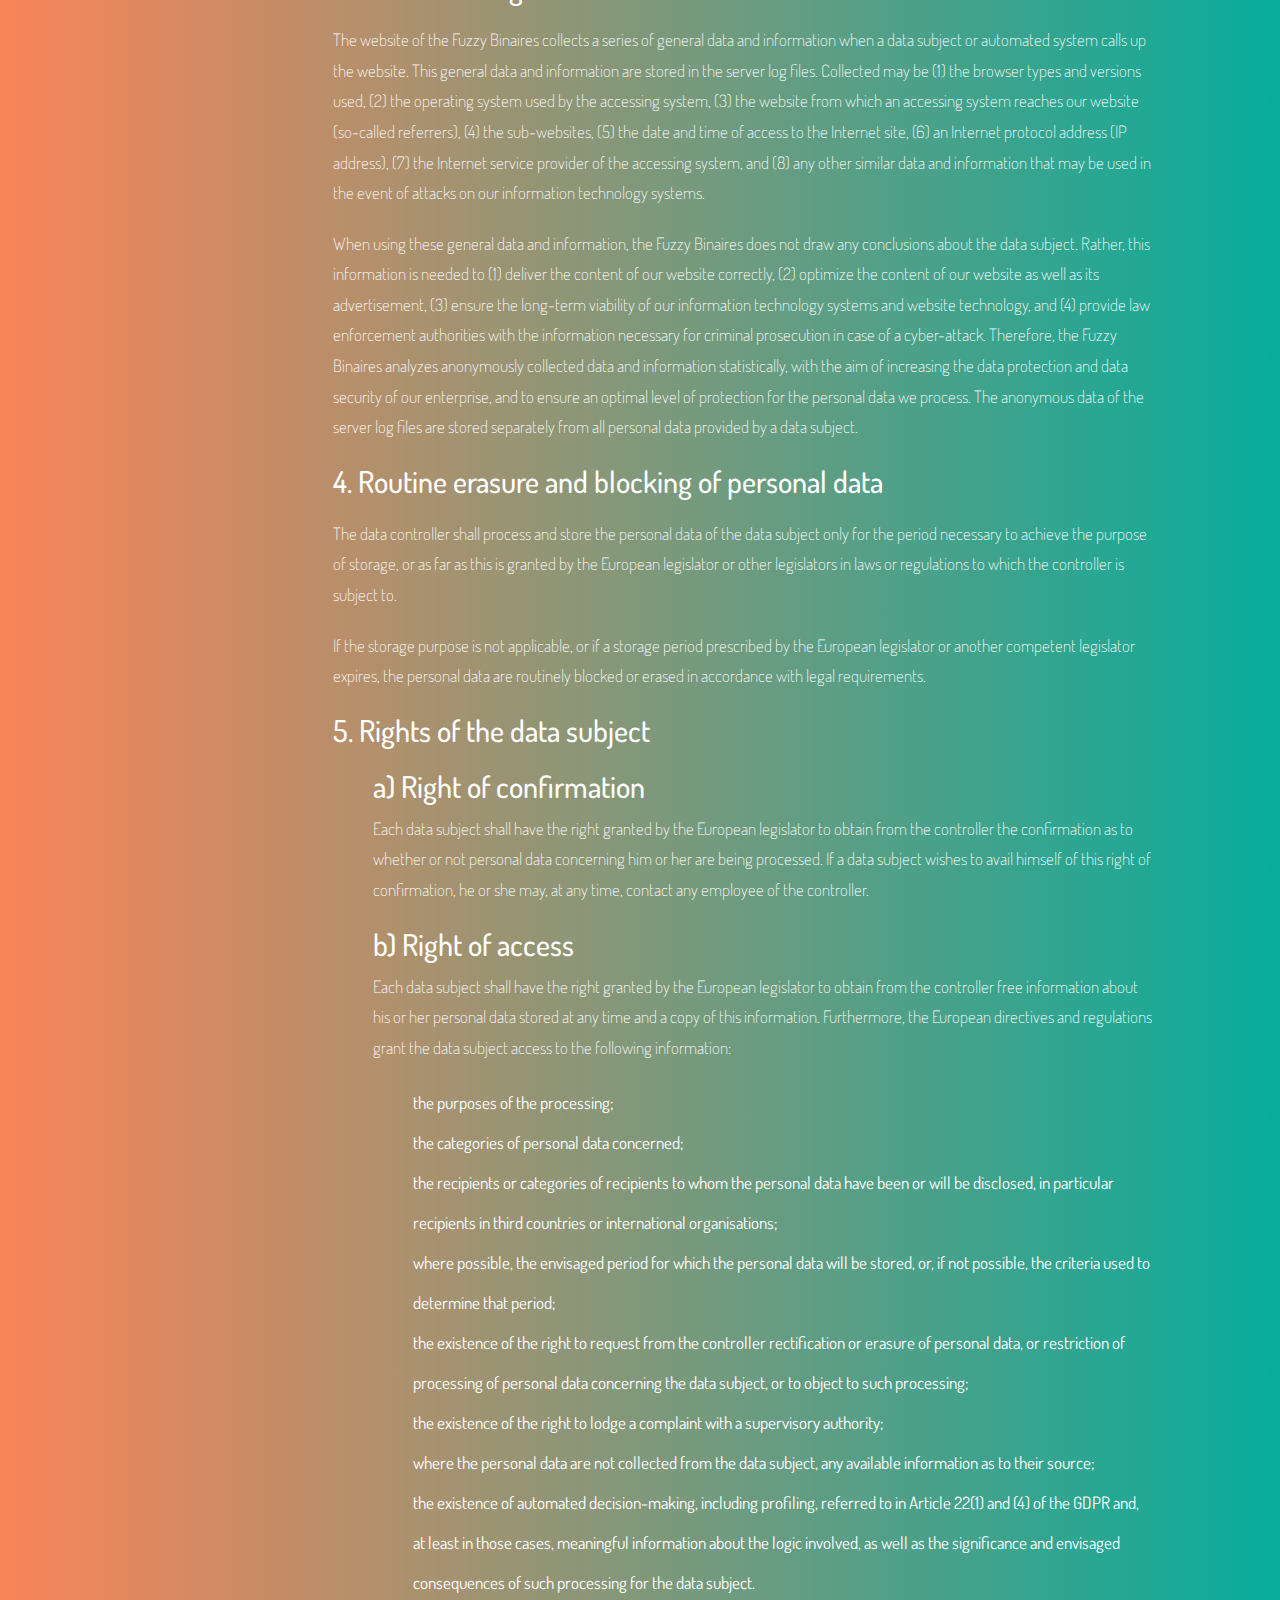
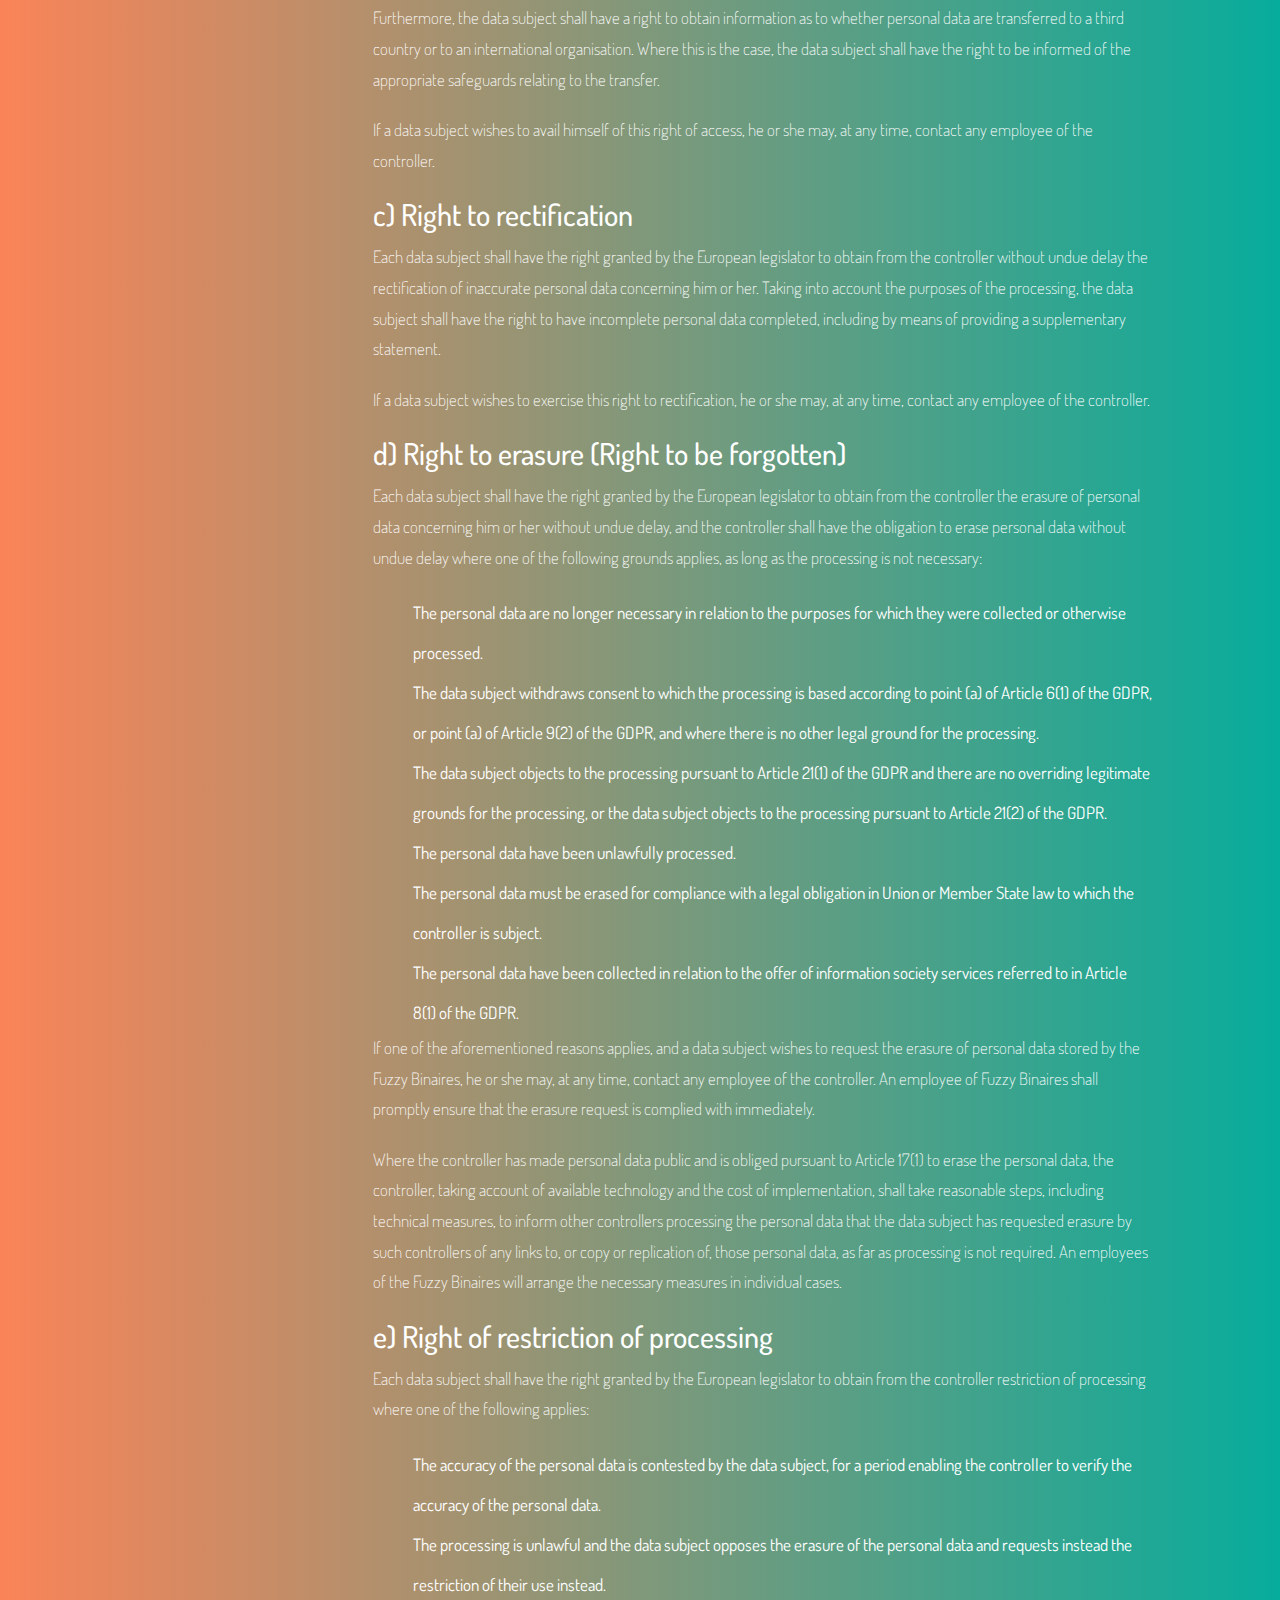
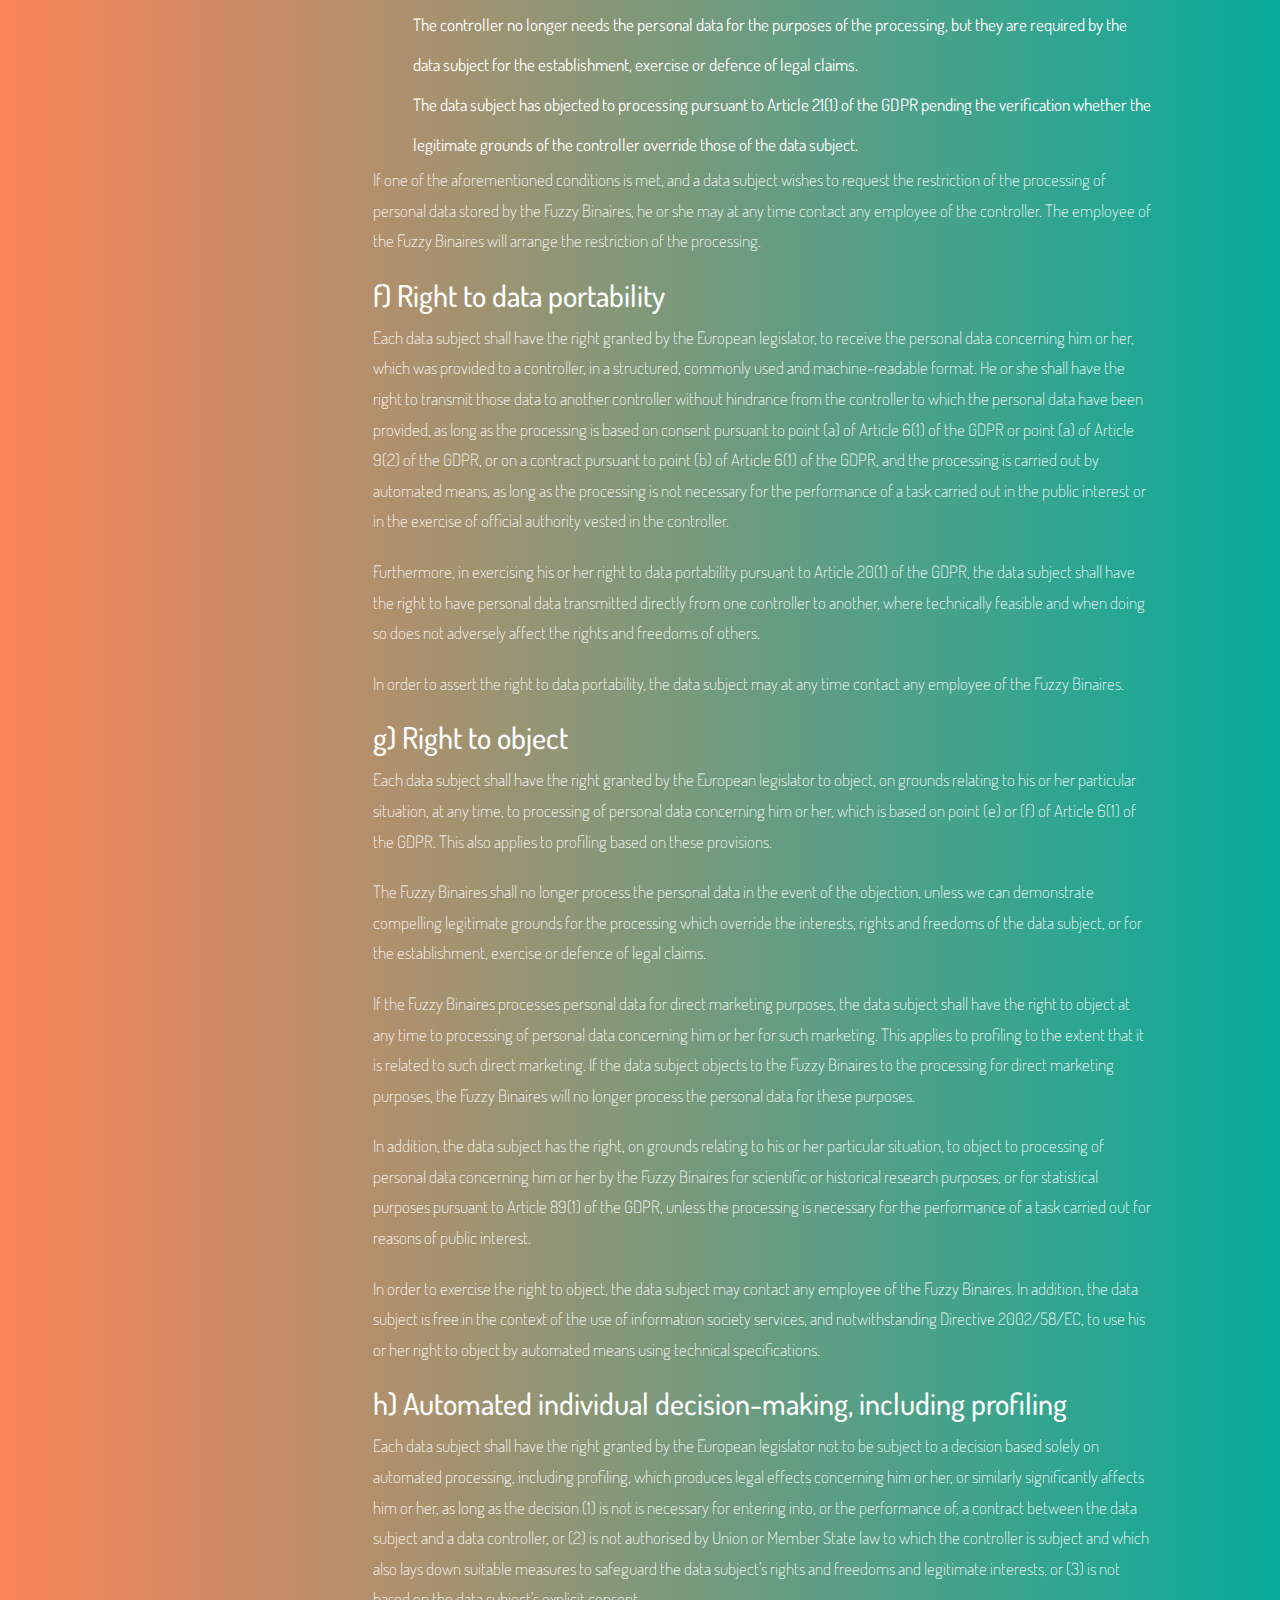
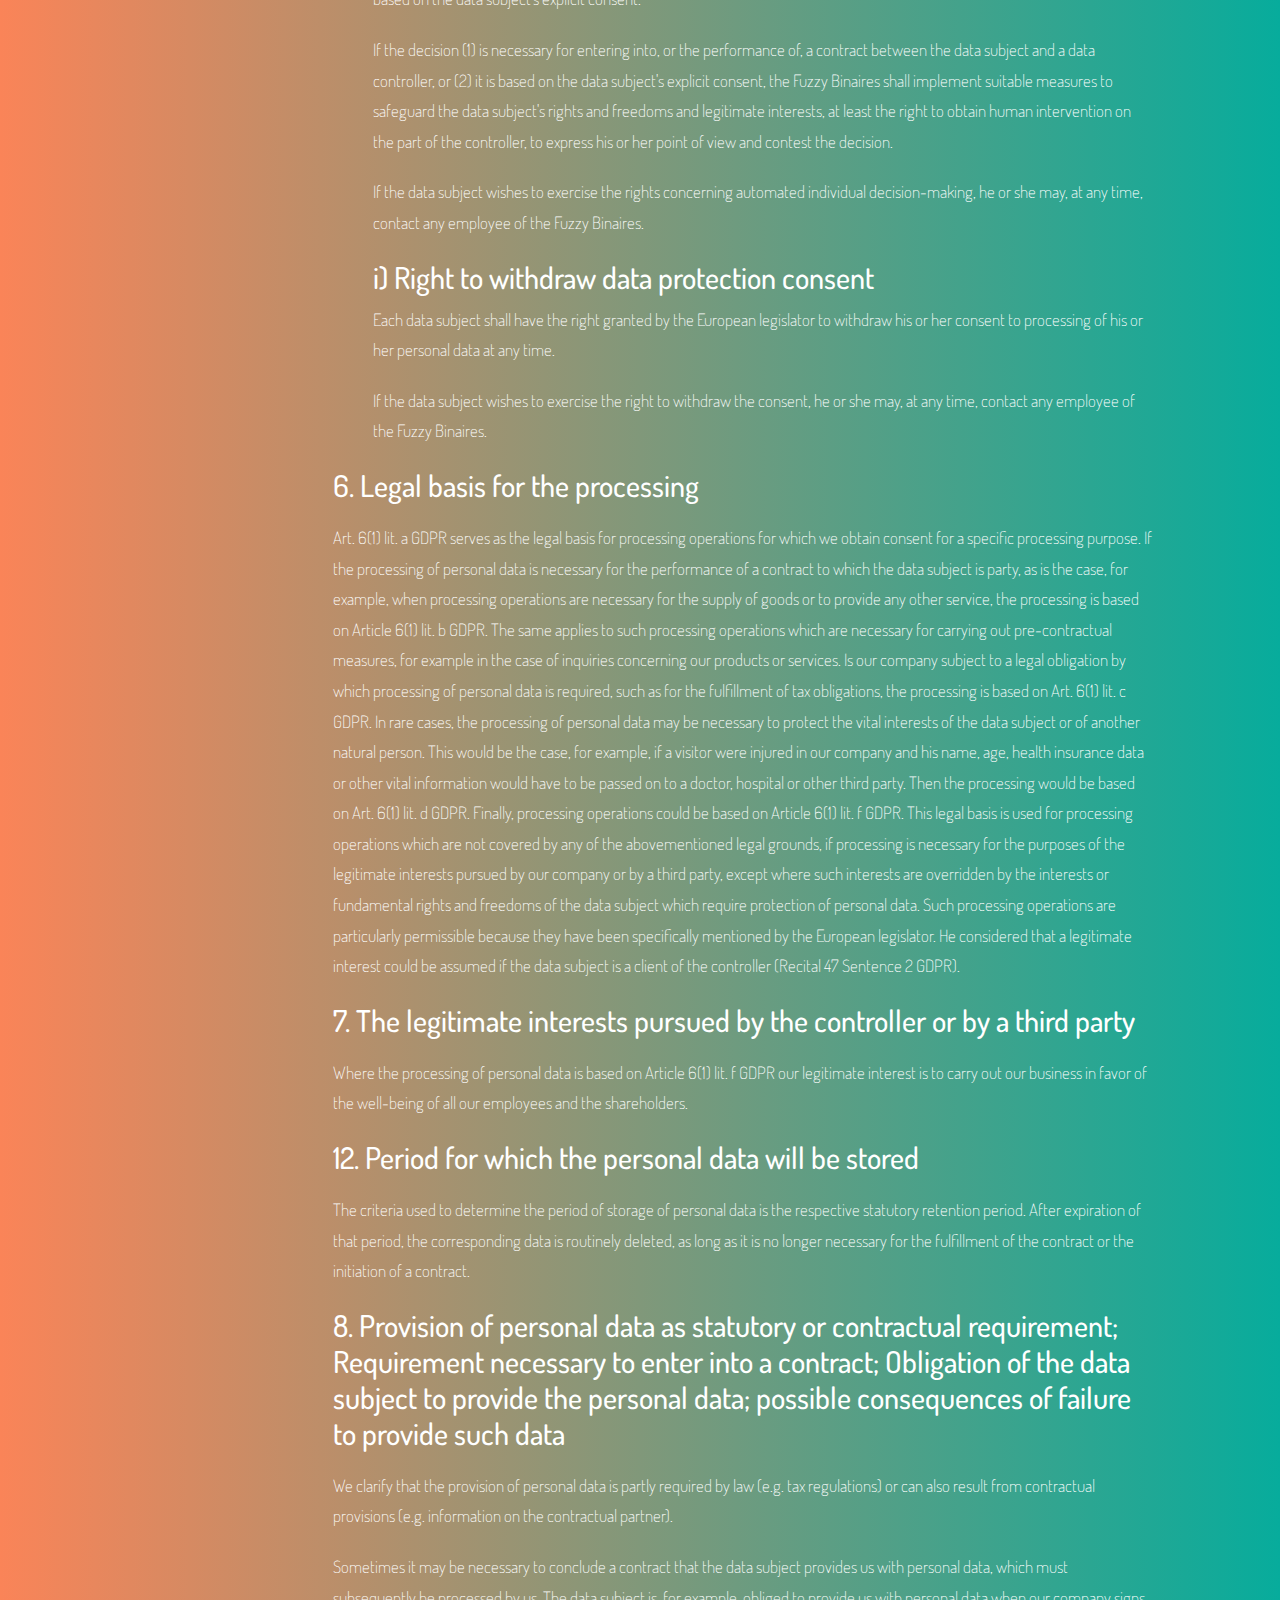
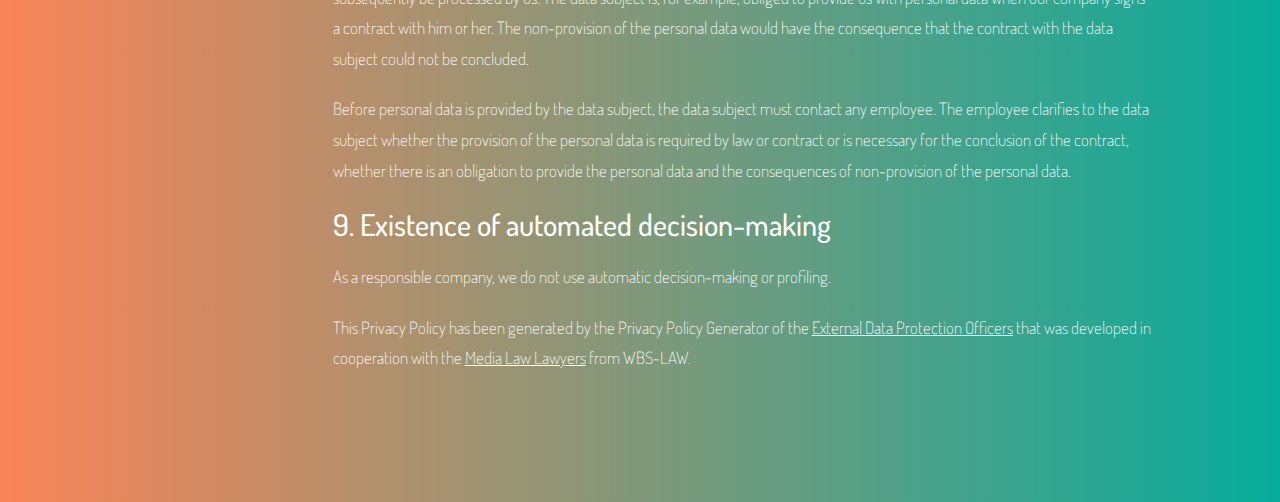
<file: www/privacy-policy.html>
<!DOCTYPE html>
<html>

<head>
	<meta charset="UTF-8">

	<!-- FAVICON  -->
	<link rel="apple-touch-icon" sizes="180x180" href="images/favicon/apple-touch-icon.png">
	<link rel="icon" type="image/png" sizes="32x32" href="images/favicon/favicon-32x32.png">
	<link rel="icon" type="image/png" sizes="16x16" href="images/favicon/favicon-16x16.png">
	<link rel="manifest" href="images/favicon/site.webmanifest">

	<link rel="preconnect" href="https://fonts.gstatic.com">
	<link href="https://fonts.googleapis.com/css2?family=Dosis:wght@200;300;400;500;600;700&display=swap"
		rel="stylesheet">

	<link rel="stylesheet" href="https://stackpath.bootstrapcdn.com/bootstrap/4.3.1/css/bootstrap.min.css"
		integrity="sha384-ggOyR0iXCbMQv3Xipma34MD+dH/1fQ784/j6cY/iJTQUOhcWr7x9JvoRxT2MZw1T" crossorigin="anonymous">
	<link rel="stylesheet" href="css/style.css">


	<script src="https://ajax.googleapis.com/ajax/libs/jquery/3.4.1/jquery.min.js"></script>
	<script src="https://maxcdn.bootstrapcdn.com/bootstrap/4.3.1/js/bootstrap.bundle.min.js"></script>
	<!-- <script src="https://kit.fontawesome.com/762ddd5ea0.js" crossorigin="anonymous"></script> -->

	<!-- <script src="js/jqueryUI/jquery-ui.js"></script> -->
	<!-- <link rel="stylesheet" href="js/jqueryUI/jquery-ui.css"> -->

	<meta name="viewport" content="width=device-width">
	<meta name="viewport" content="width=device-width, initial-scale=1, minimum-scale=1" />




</head>

<body class="fullBack">

	<div id="accessPanel">
		<div class="access-panelButton" id="access-goToContent" tabindex="2" title="continue to content"
			aria-label="continue to content" role="text" data-jumpTo="privacyPolicy-title">GO TO CONTENT</div>
		<div class="access-panelButton" id="access-goToMenu" tabindex="3" title="continue to menu"
			aria-label="continue to menu" role="text">GO TO MENU</div>
		<div class="access-panelButton" id="access-biggerFont" tabindex="4" title="increase font size"
			aria-label="increase font size" role="text">BIGGER FONT</div>
		<div class="access-panelButton" id="access-changeContrast" tabindex="5" title="change color contrast"
			aria-label="change color contrast." role="text">CHANGE
			CONTRAST</div>
		<div class="access-panelButton" id="access-resetAccessibility" tabindex="6"
			title="reset all accessibility options" aria-label="reset all accessibility options. End of Menu." role="text">
			RESET VIEW</div>
		<div class="access-panelButton" id="access-button" tabindex="1" href="#"
			title="accessibility panel, press enter to open or close"
			aria-label="accessibility panel, press enter to open or close">
			👁‍🗨 ACCESSIBILITY</div>
	</div>

	<div class="container vertical-center" id="global-center">

		<nav class="sticky-top navbar navbar-expand-md navbar-dark navbar-fuzzy">
			<!-- navbar-brand is JUST HERE TO KEEP navbar TOGGLER BUTTON TO THE RIGHT -->
			<a href="#" class="navbar-brand"></a>
			<button class="navbar-toggler" type="button" data-toggle="collapse" data-target="#navbar6">
				<span class="navbar-toggler-icon"></span>
			</button>
			<div class="navbar-collapse collapse justify-content-stretch" id="navbar6">

				<ul class="navbar-nav ml-auto">
					<li class="nav-item">
						<a class="nav-link" href="index.html" id="firstMenuItem" tabindex="0">home</a>
					</li>
					<li class="nav-item">
						<a class="nav-link" href="motivation.html">motivation</a>
					</li>
					<li class="nav-item">
						<a class="nav-link" href="who.html">fuzzies</a>
					</li>
					<li class="nav-item">
						<a class="nav-link" href="editions.html">editions</a>
					</li>
					<li class="nav-item">
						<a class="nav-link" href="contact.html">
							<div id="selectedMenuOption">contact</div>
						</a>
					</li>
				</ul>
			</div>
		</nav>

		<div class="container vertical-center">

			<!-- <div class="container vertical-center" > -->

			<!-- WHAT IS FUZZBIN - BLOCK SECTION -->
			<div class="row text-center">
				<!-- <div class="col" id="weAre">WE ARE</div> -->
				<div class="col">
					<h3 id="privacyPolicy-title" tabindex="0">PRIVACY POLICY</h3>
					<div class="textBlockFuzzy" tabindex="0">
						<p>
						<h4>Privacy Policy</h4>
						</p>
						<p>Data protection is of a particularly high priority for the Fuzzy Binaires. The use
							of the Internet pages of the Fuzzy Binaires is possible without any indication of
							personal data; however, if a data subject wants to use special enterprise services via our
							website,
							processing of personal data could become necessary. If the processing of personal data is
							necessary
							and there is no statutory basis for such processing, we generally obtain consent from the data
							subject.</p>
						<p>The processing of personal data, such as the name, address, e-mail address, or telephone number
							of a
							data subject shall always be in line with the General Data Protection Regulation (GDPR), and in
							accordance with the country-specific data protection regulations applicable to the Fuzzy
							Binaires. By
							means of this data protection declaration, our enterprise would like to inform
							the general public of the nature, scope, and purpose of the personal data we collect, use and
							process.
							Furthermore, data subjects are informed, by means of this data protection declaration, of the
							rights
							to which they are entitled.</p>
						<p>As the controller, the Fuzzy Binaires has implemented numerous technical and
							organizational measures to ensure the most complete protection of personal data processed
							through this
							website. However, Internet-based data transmissions may in principle have security gaps, so
							absolute
							protection may not be guaranteed. For this reason, every data subject is free to transfer
							personal
							data to us via alternative means, e.g. by telephone. </p>
						<p>
						<h4>1. Definitions</h4>
						</p>
						<p>The data protection declaration of the Fuzzy Binaires is based on the terms used by
							the European legislator for the adoption of the General Data Protection Regulation (GDPR). Our
							data
							protection declaration should be legible and understandable for the general public, as well as
							our
							customers and business partners. To ensure this, we would like to first explain the terminology
							used.
						</p>
						<p>In this data protection declaration, we use, inter alia, the following terms:</p>
						<ul style="list-style: none">
							<li>
								<h4>a) Personal data</h4>
								<p>Personal data means any information relating to an identified or identifiable natural
									person
									(“data subject”). An identifiable natural person is one who can be identified, directly or
									indirectly, in particular by reference to an identifier such as a name, an identification
									number, location data, an online identifier or to one or more factors specific to the
									physical,
									physiological, genetic, mental, economic, cultural or social identity of that natural
									person.
								</p>
							</li>
							<li>
								<h4>b) Data subject</h4>
								<p>Data subject is any identified or identifiable natural person, whose personal data is
									processed
									by the controller responsible for the processing.</p>
							</li>
							<li>
								<h4>c) Processing</h4>
								<p>Processing is any operation or set of operations which is performed on personal data or on
									sets
									of personal data, whether or not by automated means, such as collection, recording,
									organisation, structuring, storage, adaptation or alteration, retrieval, consultation,
									use,
									disclosure by transmission, dissemination or otherwise making available, alignment or
									combination, restriction, erasure or destruction. </p>
							</li>
							<li>
								<h4>d) Restriction of processing</h4>
								<p>Restriction of processing is the marking of stored personal data with the aim of limiting
									their
									processing in the future. </p>
							</li>
							<li>
								<h4>e) Profiling</h4>
								<p>Profiling means any form of automated processing of personal data consisting of the use of
									personal data to evaluate certain personal aspects relating to a natural person, in
									particular
									to analyse or predict aspects concerning that natural person's performance at work,
									economic
									situation, health, personal preferences, interests, reliability, behaviour, location or
									movements. </p>
							</li>
							<li>
								<h4>f) Pseudonymisation</h4>
								<p>Pseudonymisation is the processing of personal data in such a manner that the personal
									data can
									no longer be attributed to a specific data subject without the use of additional
									information,
									provided that such additional information is kept separately and is subject to technical
									and
									organisational measures to ensure that the personal data are not attributed to an
									identified or
									identifiable natural person. </p>
							</li>
							<li>
								<h4>g) Controller or controller responsible for the processing</h4>
								<p>Controller or controller responsible for the processing is the natural or legal person,
									public
									authority, agency or other body which, alone or jointly with others, determines the
									purposes and
									means of the processing of personal data; where the purposes and means of such processing
									are
									determined by Union or Member State law, the controller or the specific criteria for its
									nomination may be provided for by Union or Member State law. </p>
							</li>
							<li>
								<h4>h) Processor</h4>
								<p>Processor is a natural or legal person, public authority, agency or other body which
									processes
									personal data on behalf of the controller. </p>
							</li>
							<li>
								<h4>i) Recipient</h4>
								<p>Recipient is a natural or legal person, public authority, agency or another body, to which
									the
									personal data are disclosed, whether a third party or not. However, public authorities
									which may
									receive personal data in the framework of a particular inquiry in accordance with Union or
									Member State law shall not be regarded as recipients; the processing of those data by
									those
									public authorities shall be in compliance with the applicable data protection rules
									according to
									the purposes of the processing. </p>
							</li>
							<li>
								<h4>j) Third party</h4>
								<p>Third party is a natural or legal person, public authority, agency or body other than the
									data
									subject, controller, processor and persons who, under the direct authority of the
									controller or
									processor, are authorised to process personal data.</p>
							</li>
							<li>
								<h4>k) Consent</h4>
								<p>Consent of the data subject is any freely given, specific, informed and unambiguous
									indication
									of the data subject's wishes by which he or she, by a statement or by a clear affirmative
									action, signifies agreement to the processing of personal data relating to him or her.
								</p>
							</li>
						</ul>
						<p>
						<h4>2. Name and Address of the controller</h4>
						</p>
						<p>Controller for the purposes of the General Data Protection Regulation (GDPR), other data
							protection
							laws applicable in Member states of the European Union and other provisions related to data
							protection
							is:
						</p>
						<p>Fuzzy Binaires</p>
						<p>ArtillerieStrasse 22</p>
						<p>80636 Munich</p>
						<p>Deutschland</p>
						<p>Phone: +49 176 34508609</p>
						<p>Email: diego.valverde.g@gmail.com</p>
						<p>Website: www.fuzzybinaires.org</p>
						<p>
						<h4>3. Collection of general data and information</h4>
						</p>
						<p>The website of the Fuzzy Binaires collects a series of general data and information
							when a data subject or automated system calls up the website. This general data and information
							are
							stored in the server log files. Collected may be (1) the browser types and versions used, (2)
							the
							operating system used by the accessing system, (3) the website from which an accessing system
							reaches
							our website (so-called referrers), (4) the sub-websites, (5) the date and time of access to the
							Internet site, (6) an Internet protocol address (IP address), (7) the Internet service provider
							of the
							accessing system, and (8) any other similar data and information that may be used in the event
							of
							attacks on our information technology systems.</p>
						<p>When using these general data and information, the Fuzzy Binaires does not draw any
							conclusions about the data subject. Rather, this information is needed to (1) deliver the
							content of
							our website correctly, (2) optimize the content of our website as well as its advertisement, (3)
							ensure the long-term viability of our information technology systems and website technology, and
							(4)
							provide law enforcement authorities with the information necessary for criminal prosecution in
							case of
							a cyber-attack. Therefore, the Fuzzy Binaires analyzes anonymously collected data
							and information statistically, with the aim of increasing the data protection and data security
							of our
							enterprise, and to ensure an optimal level of protection for the personal data we process. The
							anonymous data of the server log files are stored separately from all personal data provided by
							a data
							subject.</p>
						<p>
						<h4>4. Routine erasure and blocking of personal data</h4>
						</p>
						<p>The data controller shall process and store the personal data of the data subject only for the
							period
							necessary to achieve the purpose of storage, or as far as this is granted by the European
							legislator
							or other legislators in laws or regulations to which the controller is subject to.</p>
						<p>If the storage purpose is not applicable, or if a storage period prescribed by the European
							legislator
							or another competent legislator expires, the personal data are routinely blocked or erased in
							accordance with legal requirements.</p>
						<p>
						<h4>5. Rights of the data subject</h4>
						</p>
						<ul style="list-style: none;">
							<li>
								<h4>a) Right of confirmation</h4>
								<p>Each data subject shall have the right granted by the European legislator to obtain from
									the
									controller the confirmation as to whether or not personal data concerning him or her are
									being
									processed. If a data subject wishes to avail himself of this right of confirmation, he or
									she
									may, at any time, contact any employee of the controller.</p>
							</li>
							<li>
								<h4>b) Right of access</h4>
								<p>Each data subject shall have the right granted by the European legislator to obtain from
									the
									controller free information about his or her personal data stored at any time and a copy
									of this
									information. Furthermore, the European directives and regulations grant the data subject
									access
									to the following information:</p>
								<ul style="list-style: none;">
									<li>the purposes of the processing;</li>
									<li>the categories of personal data concerned;</li>
									<li>the recipients or categories of recipients to whom the personal data have been or will
										be
										disclosed, in particular recipients in third countries or international organisations;
									</li>
									<li>where possible, the envisaged period for which the personal data will be stored, or,
										if not
										possible, the criteria used to determine that period;</li>
									<li>the existence of the right to request from the controller rectification or erasure of
										personal data, or restriction of processing of personal data concerning the data
										subject, or
										to object to such processing;</li>
									<li>the existence of the right to lodge a complaint with a supervisory authority;</li>
									<li>where the personal data are not collected from the data subject, any available
										information
										as to their source;</li>
									<li>the existence of automated decision-making, including profiling, referred to in
										Article
										22(1) and (4) of the GDPR and, at least in those cases, meaningful information about
										the
										logic involved, as well as the significance and envisaged consequences of such
										processing for
										the data subject.</li>
								</ul>
								<p>Furthermore, the data subject shall have a right to obtain information as to whether
									personal
									data are transferred to a third country or to an international organisation. Where this is
									the
									case, the data subject shall have the right to be informed of the appropriate safeguards
									relating to the transfer.</p>
								<p>If a data subject wishes to avail himself of this right of access, he or she may, at any
									time,
									contact any employee of the controller.</p>
							</li>
							<li>
								<h4>c) Right to rectification </h4>
								<p>Each data subject shall have the right granted by the European legislator to obtain from
									the
									controller without undue delay the rectification of inaccurate personal data concerning
									him or
									her. Taking into account the purposes of the processing, the data subject shall have the
									right
									to have incomplete personal data completed, including by means of providing a
									supplementary
									statement.</p>
								<p>If a data subject wishes to exercise this right to rectification, he or she may, at any
									time,
									contact any employee of the controller.</p>
							</li>
							<li>
								<h4>d) Right to erasure (Right to be forgotten) </h4>
								<p>Each data subject shall have the right granted by the European legislator to obtain from
									the
									controller the erasure of personal data concerning him or her without undue delay, and the
									controller shall have the obligation to erase personal data without undue delay where one
									of the
									following grounds applies, as long as the processing is not necessary: </p>
								<ul style="list-style: none;">
									<li>The personal data are no longer necessary in relation to the purposes for which they
										were
										collected or otherwise processed.</li>
									<li>The data subject withdraws consent to which the processing is based according to point
										(a)
										of Article 6(1) of the GDPR, or point (a) of Article 9(2) of the GDPR, and where there
										is no
										other legal ground for the processing.</li>
									<li>The data subject objects to the processing pursuant to Article 21(1) of the GDPR and
										there
										are no overriding legitimate grounds for the processing, or the data subject objects to
										the
										processing pursuant to Article 21(2) of the GDPR. </li>
									<li>The personal data have been unlawfully processed.</li>
									<li>The personal data must be erased for compliance with a legal obligation in Union or
										Member
										State law to which the controller is subject.</li>
									<li>The personal data have been collected in relation to the offer of information society
										services referred to in Article 8(1) of the GDPR.</li>
								</ul>
								<p>If one of the aforementioned reasons applies, and a data subject wishes to request the
									erasure
									of personal data stored by the Fuzzy Binaires, he or she may, at any time,
									contact any employee of the controller. An employee of Fuzzy Binaires shall
									promptly ensure that the erasure request is complied with immediately.</p>
								<p>Where the controller has made personal data public and is obliged pursuant to Article
									17(1) to
									erase the personal data, the controller, taking account of available technology and the
									cost of
									implementation, shall take reasonable steps, including technical measures, to inform other
									controllers processing the personal data that the data subject has requested erasure by
									such
									controllers of any links to, or copy or replication of, those personal data, as far as
									processing is not required. An employees of the Fuzzy Binaires will arrange
									the necessary measures in individual cases.</p>
							</li>
							<li>
								<h4>e) Right of restriction of processing</h4>
								<p>Each data subject shall have the right granted by the European legislator to obtain from
									the
									controller restriction of processing where one of the following applies:</p>
								<ul style="list-style: none;">
									<li>The accuracy of the personal data is contested by the data subject, for a period
										enabling
										the controller to verify the accuracy of the personal data. </li>
									<li>The processing is unlawful and the data subject opposes the erasure of the personal
										data and
										requests instead the restriction of their use instead.</li>
									<li>The controller no longer needs the personal data for the purposes of the processing,
										but
										they are required by the data subject for the establishment, exercise or defence of
										legal
										claims.</li>
									<li>The data subject has objected to processing pursuant to Article 21(1) of the GDPR
										pending
										the verification whether the legitimate grounds of the controller override those of the
										data
										subject.</li>
								</ul>
								<p>If one of the aforementioned conditions is met, and a data subject wishes to request the
									restriction of the processing of personal data stored by the Fuzzy Binaires,
									he or she may at any time contact any employee of the controller. The employee of the
									Fuzzy
									Binaires will arrange the restriction of the processing. </p>
							</li>
							<li>
								<h4>f) Right to data portability</h4>
								<p>Each data subject shall have the right granted by the European legislator, to receive the
									personal data concerning him or her, which was provided to a controller, in a structured,
									commonly used and machine-readable format. He or she shall have the right to transmit
									those data
									to another controller without hindrance from the controller to which the personal data
									have been
									provided, as long as the processing is based on consent pursuant to point (a) of Article
									6(1) of
									the GDPR or point (a) of Article 9(2) of the GDPR, or on a contract pursuant to point (b)
									of
									Article 6(1) of the GDPR, and the processing is carried out by automated means, as long as
									the
									processing is not necessary for the performance of a task carried out in the public
									interest or
									in the exercise of official authority vested in the controller.</p>
								<p>Furthermore, in exercising his or her right to data portability pursuant to Article 20(1)
									of the
									GDPR, the data subject shall have the right to have personal data transmitted directly
									from one
									controller to another, where technically feasible and when doing so does not adversely
									affect
									the rights and freedoms of others.</p>
								<p>In order to assert the right to data portability, the data subject may at any time contact
									any
									employee of the Fuzzy Binaires.</p>
							</li>
							<li>
								<h4>g) Right to object</h4>
								<p>Each data subject shall have the right granted by the European legislator to object, on
									grounds
									relating to his or her particular situation, at any time, to processing of personal data
									concerning him or her, which is based on point (e) or (f) of Article 6(1) of the GDPR.
									This also
									applies to profiling based on these provisions.</p>
								<p>The Fuzzy Binaires shall no longer process the personal data in the event of
									the objection, unless we can demonstrate compelling legitimate grounds for the processing
									which
									override the interests, rights and freedoms of the data subject, or for the establishment,
									exercise or defence of legal claims.</p>
								<p>If the Fuzzy Binaires processes personal data for direct marketing purposes,
									the data subject shall have the right to object at any time to processing of personal data
									concerning him or her for such marketing. This applies to profiling to the extent that it
									is
									related to such direct marketing. If the data subject objects to the Fuzzy Binaires to the
									processing for direct marketing purposes, the Fuzzy Binaires will
									no longer process the personal data for these purposes.</p>
								<p>In addition, the data subject has the right, on grounds relating to his or her particular
									situation, to object to processing of personal data concerning him or her by the Fuzzy
									Binaires
									for scientific or historical research purposes, or for statistical purposes
									pursuant to Article 89(1) of the GDPR, unless the processing is necessary for the
									performance of
									a task carried out for reasons of public interest.</p>
								<p>In order to exercise the right to object, the data subject may contact any employee of the
									Fuzzy Binaires. In addition, the data subject is free in the context of the
									use of information society services, and notwithstanding Directive 2002/58/EC, to use his
									or her
									right to object by automated means using technical specifications.</p>
							</li>
							<li>
								<h4>h) Automated individual decision-making, including profiling</h4>
								<p>Each data subject shall have the right granted by the European legislator not to be
									subject to a
									decision based solely on automated processing, including profiling, which produces legal
									effects
									concerning him or her, or similarly significantly affects him or her, as long as the
									decision
									(1) is not is necessary for entering into, or the performance of, a contract between the
									data
									subject and a data controller, or (2) is not authorised by Union or Member State law to
									which
									the controller is subject and which also lays down suitable measures to safeguard the data
									subject's rights and freedoms and legitimate interests, or (3) is not based on the data
									subject's explicit consent.</p>
								<p>If the decision (1) is necessary for entering into, or the performance of, a contract
									between
									the data subject and a data controller, or (2) it is based on the data subject's explicit
									consent, the Fuzzy Binaires shall implement suitable measures to safeguard the
									data subject's rights and freedoms and legitimate interests, at least the right to obtain
									human
									intervention on the part of the controller, to express his or her point of view and
									contest the
									decision.</p>
								<p>If the data subject wishes to exercise the rights concerning automated individual
									decision-making, he or she may, at any time, contact any employee of the Fuzzy Binaires.
								</p>
							</li>
							<li>
								<h4>i) Right to withdraw data protection consent </h4>
								<p>Each data subject shall have the right granted by the European legislator to withdraw his
									or her
									consent to processing of his or her personal data at any time. </p>
								<p>If the data subject wishes to exercise the right to withdraw the consent, he or she may,
									at any
									time, contact any employee of the Fuzzy Binaires.</p>
							</li>
						</ul>
						<p>
						<h4>6. Legal basis for the processing </h4>
						</p>
						<p>Art. 6(1) lit. a GDPR serves as the legal basis for processing operations for which we obtain
							consent
							for a specific processing purpose. If the processing of personal data is necessary for the
							performance
							of a contract to which the data subject is party, as is the case, for example, when processing
							operations are necessary for the supply of goods or to provide any other service, the processing
							is
							based on Article 6(1) lit. b GDPR. The same applies to such processing operations which are
							necessary
							for carrying out pre-contractual measures, for example in the case of inquiries concerning our
							products or services. Is our company subject to a legal obligation by which processing of
							personal
							data is required, such as for the fulfillment of tax obligations, the processing is based on
							Art. 6(1)
							lit. c GDPR.
							In rare cases, the processing of personal data may be necessary to protect the vital interests
							of the
							data subject or of another natural person. This would be the case, for example, if a visitor
							were
							injured in our company and his name, age, health insurance data or other vital information would
							have
							to be passed on to a doctor, hospital or other third party. Then the processing would be based
							on Art.
							6(1) lit. d GDPR.
							Finally, processing operations could be based on Article 6(1) lit. f GDPR. This legal basis is
							used
							for processing operations which are not covered by any of the abovementioned legal grounds, if
							processing is necessary for the purposes of the legitimate interests pursued by our company or
							by a
							third party, except where such interests are overridden by the interests or fundamental rights
							and
							freedoms of the data subject which require protection of personal data. Such processing
							operations are
							particularly permissible because they have been specifically mentioned by the European
							legislator. He
							considered that a legitimate interest could be assumed if the data subject is a client of the
							controller (Recital 47 Sentence 2 GDPR).
						</p>
						<p>
						<h4>7. The legitimate interests pursued by the controller or by a third party</h4>
						</p>
						<p>Where the processing of personal data is based on Article 6(1) lit. f GDPR our legitimate
							interest is
							to carry out our business in favor of the well-being of all our employees and the shareholders.
						</p>
						<p>
						<h4>12. Period for which the personal data will be stored</h4>
						</p>
						<p>The criteria used to determine the period of storage of personal data is the respective
							statutory
							retention period. After expiration of that period, the corresponding data is routinely deleted,
							as
							long as it is no longer necessary for the fulfillment of the contract or the initiation of a
							contract.
						</p>
						<p>
						<h4>8. Provision of personal data as statutory or contractual requirement; Requirement necessary to
							enter into a contract; Obligation of the data subject to provide the personal data; possible
							consequences of failure to provide such data </h4>
						</p>
						<p>We clarify that the provision of personal data is partly required by law (e.g. tax regulations)
							or can
							also result from contractual provisions (e.g. information on the contractual partner).
						<p>Sometimes it may be necessary to conclude a contract that the data subject provides us with
							personal
							data, which must subsequently be processed by us. The data subject is, for example, obliged to
							provide
							us with personal data when our company signs a contract with him or her. The non-provision of
							the
							personal data would have the consequence that the contract with the data subject could not be
							concluded.</p>
						<p>Before personal data is provided by the data subject, the data subject must contact any
							employee. The
							employee clarifies to the data subject whether the provision of the personal data is required by
							law
							or contract or is necessary for the conclusion of the contract, whether there is an obligation
							to
							provide the personal data and the consequences of non-provision of the personal data.</p>
						</p>
						<p>
						<h4>9. Existence of automated decision-making</h4>
						</p>
						<p>As a responsible company, we do not use automatic decision-making or profiling.</p>
						<p>This Privacy Policy has been generated by the Privacy Policy Generator of the <a
								href="https://dg-datenschutz.de/services/external-data-protection-officer/?lang=en">External
								Data
								Protection Officers</a> that was developed in cooperation with the <a
								href="https://www.wbs-law.de/eng/practice-areas/media-law/">Media Law Lawyers</a> from
							WBS-LAW.
						</p>

						<!-- </div> -->

					</div>
				</div>
			</div>

		</div>

	</div>



	</div>

	<script src="js/accesibility.js"></script>
	<script src="js/scripting.js"></script>

</body>
</file>
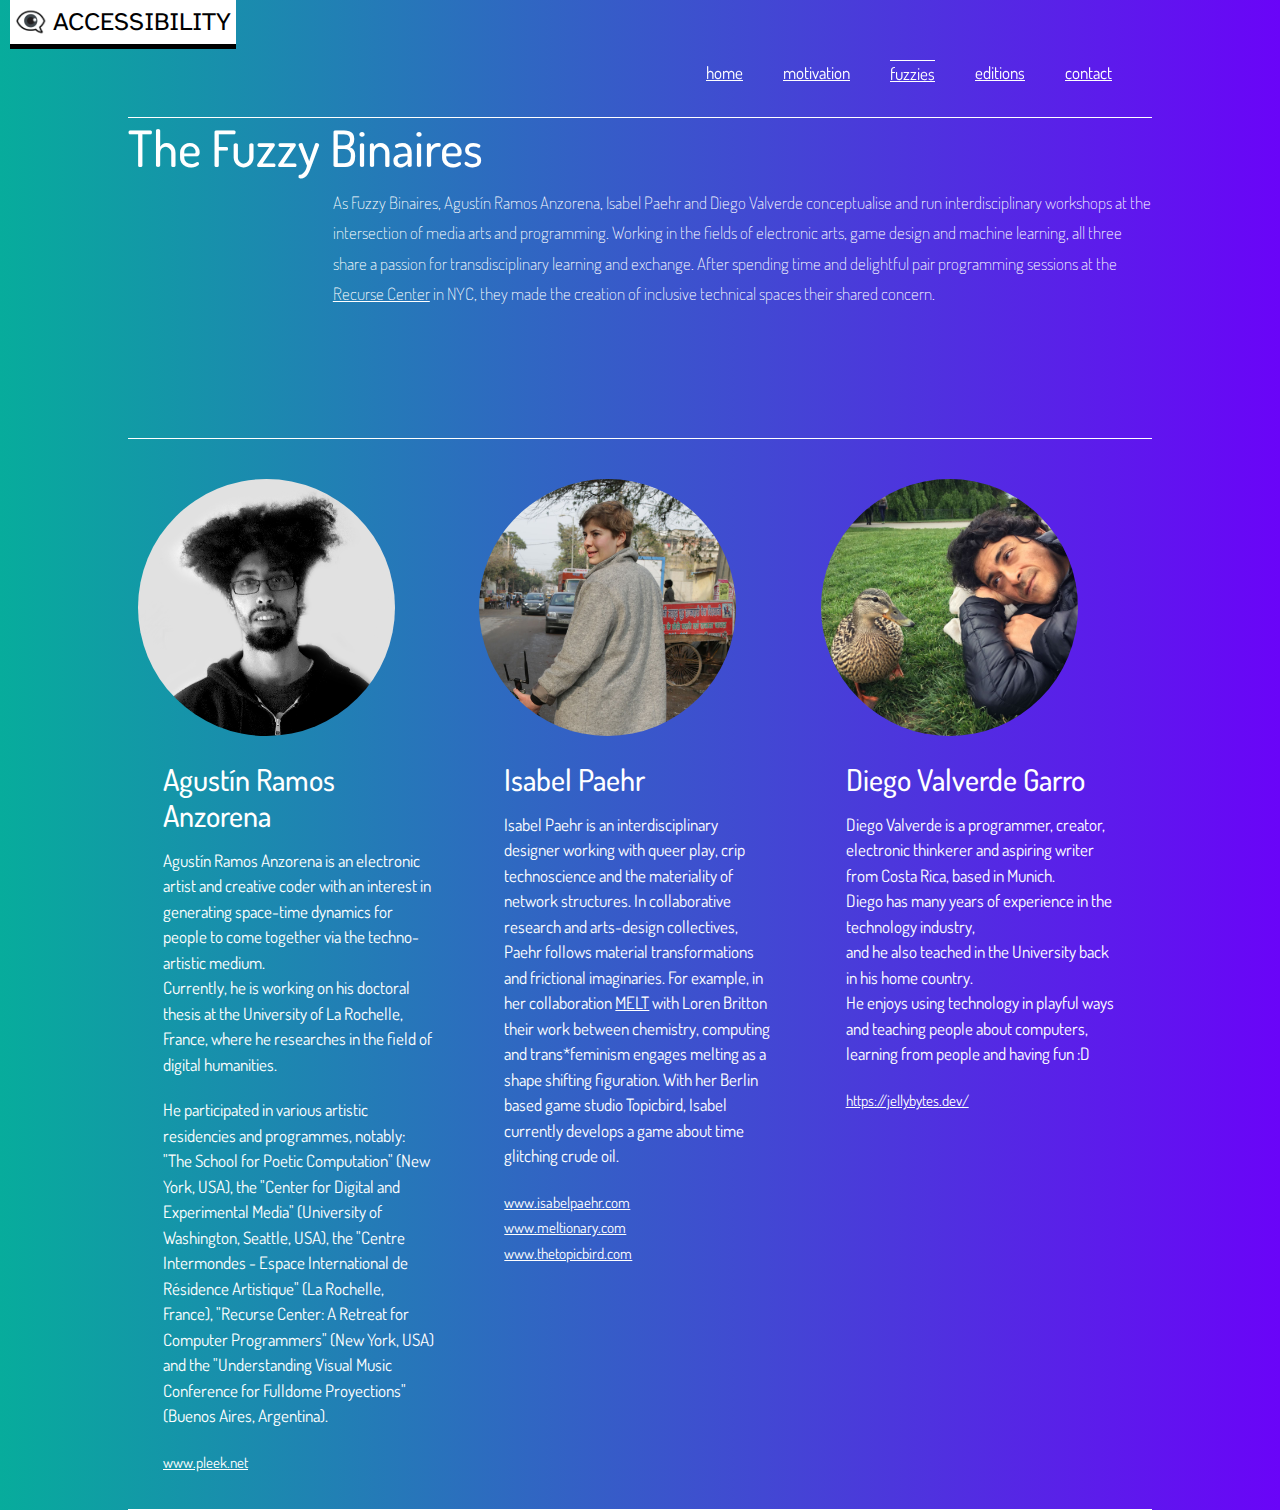
<file: www/who.html>
<!DOCTYPE html>
<html>

<head>
	<meta charset="UTF-8">

	<!-- FAVICON  -->
	<link rel="apple-touch-icon" sizes="180x180" href="images/favicon/apple-touch-icon.png">
	<link rel="icon" type="image/png" sizes="32x32" href="images/favicon/favicon-32x32.png">
	<link rel="icon" type="image/png" sizes="16x16" href="images/favicon/favicon-16x16.png">
	<link rel="manifest" href="images/favicon/site.webmanifest">

	<link rel="preconnect" href="https://fonts.gstatic.com">
	<link href="https://fonts.googleapis.com/css2?family=Dosis:wght@200;300;400;500;600;700&display=swap"
		rel="stylesheet">

	<link rel="stylesheet" href="https://stackpath.bootstrapcdn.com/bootstrap/4.3.1/css/bootstrap.min.css"
		integrity="sha384-ggOyR0iXCbMQv3Xipma34MD+dH/1fQ784/j6cY/iJTQUOhcWr7x9JvoRxT2MZw1T" crossorigin="anonymous">
	<link rel="stylesheet" href="css/style.css">


	<script src="https://ajax.googleapis.com/ajax/libs/jquery/3.4.1/jquery.min.js"></script>
	<script src="https://maxcdn.bootstrapcdn.com/bootstrap/4.3.1/js/bootstrap.bundle.min.js"></script>
	<!-- <script src="https://kit.fontawesome.com/762ddd5ea0.js" crossorigin="anonymous"></script> -->

	<!-- <script src="js/jqueryUI/jquery-ui.js"></script> -->
	<!-- <link rel="stylesheet" href="js/jqueryUI/jquery-ui.css"> -->

	<meta name="viewport" content="width=device-width">
	<meta name="viewport" content="width=device-width, initial-scale=1, minimum-scale=1" />




</head>

<body class="fullBack">

	<div id="accessPanel">
		<div class="access-panelButton" id="access-goToContent" tabindex="2" title="continue to content"
			aria-label="continue to content" role="text" data-jumpTo="who-title">GO TO CONTENT</div>
		<div class="access-panelButton" id="access-goToMenu" tabindex="3" title="continue to menu"
			aria-label="continue to menu" role="text">GO TO MENU</div>
		<div class="access-panelButton" id="access-biggerFont" tabindex="4" title="increase font size"
			aria-label="increase font size" role="text">BIGGER FONT</div>
		<div class="access-panelButton" id="access-changeContrast" tabindex="5" title="change color contrast"
			aria-label="change color contrast." role="text">CHANGE
			CONTRAST</div>
		<div class="access-panelButton" id="access-resetAccessibility" tabindex="6"
			title="reset all accessibility options" aria-label="reset all accessibility options. End of Menu." role="text">
			RESET VIEW</div>
		<div class="access-panelButton" id="access-button" tabindex="1" href="#"
			title="accessibility panel, press enter to open or close"
			aria-label="accessibility panel, press enter to open or close">
			👁‍🗨 ACCESSIBILITY</div>
	</div>

	<div class="container vertical-center" id="global-center">

		<nav class="sticky-top navbar navbar-expand-md navbar-dark navbar-fuzzy">
			<!-- navbar-brand is JUST HERE TO KEEP navbar TOGGLER BUTTON TO THE RIGHT -->
			<a href="#" class="navbar-brand"></a>
			<button class="navbar-toggler" type="button" data-toggle="collapse" data-target="#navbar6">
				<span class="navbar-toggler-icon"></span>
			</button>
			<div class="navbar-collapse collapse justify-content-stretch" id="navbar6">

				<ul class="navbar-nav ml-auto">
					<li class="nav-item">
						<a class="nav-link" href="index.html" id="firstMenuItem" tabindex="0">home</a>
					</li>
					<li class="nav-item">
						<a class="nav-link" href="motivation.html" tabindex="0">motivation</a>
					</li>
					<li class="nav-item">
						<a class="nav-link" href="who.html" tabindex="0">
							<div id="selectedMenuOption">fuzzies</div>
						</a>
					</li>
					<li class="nav-item">
						<a class="nav-link" href="editions.html" tabindex="0">editions</a>
					</li>
					<li class="nav-item">
						<a class="nav-link" href="contact.html" tabindex="0">contact</a>
					</li>
				</ul>
			</div>
		</nav>

		<div class="container vertical-center">

			<!-- <div class="container vertical-center" > -->

			<!-- FUZZY TEXT -->
			<div class="row text-center">
				<div class="col">
					<h1 id="who-title" tabindex="0">The Fuzzy Binaires</h1>
					<div class="textBlockFuzzy" tabindex="0">
						<p>As Fuzzy Binaires, Agustín Ramos Anzorena, Isabel Paehr and Diego Valverde conceptualise and run
							interdisciplinary workshops at the intersection of media arts and programming. Working in the
							fields of electronic arts, game design and machine learning, all three share a passion for
							transdisciplinary learning and exchange. After spending time and delightful pair programming
							sessions at the <a href="https://www.recurse.com" target="_blank">Recurse Center</a> in NYC, they made the creation of inclusive technical spaces their
							shared concern.
						</p>
					</div>
				</div>
			</div>

		</div>

		<div class="container vertical-center">

			<!-- EDITIONS CARDS -->
			<div class="container vertical-center block-section">

				<div class="card-group">
					<div class="card card-bioFuzzy">
						<img src="images/agus.png" class="card-img-top profile-image-fuzzy"
							alt="Agustin is looking directly into the camera and wearing glasses, a black jacket and fuzzy hair. The picture is Black and White." tabindex="0">
						<div class="card-body">
							<h3 class="card-title" tabindex="0">Agust&iacute;n Ramos Anzorena</h3>
							<p class="card-text" tabindex="0">Agust&iacute;n Ramos Anzorena is an electronic artist and creative coder
								with an interest in generating space-time dynamics for people to come together via the techno-artistic medium.<br>
								Currently, he is working on his doctoral thesis at the University of La Rochelle, France, where
								he researches in the field of digital humanities.</p>
								<p>He participated in various artistic residencies and programmes, notably: "The School for Poetic
								Computation" (New York, USA), the "Center for Digital and Experimental Media" (University of
								Washington, Seattle, USA), the "Centre Intermondes - Espace International de Résidence Artistique"
								(La Rochelle, France), "Recurse Center: A Retreat for Computer Programmers" (New York, USA) and
								the "Understanding Visual Music Conference for Fulldome Proyections" (Buenos Aires, Argentina).
							</p>
							<a href="http://www.pleek.net" target="_blank" tabindex="0"
								title="Link to Portfolio of Agustin Ramos Anzorena">
								<p class="card-text"><small>www.pleek.net</small></p>
							</a>
						</div>
					</div>
					<div class="card card-bioFuzzy">
						<img src="images/isa.jpg" class="card-img-top profile-image-fuzzy" alt="Isabel is looking over her shoulder while carrying a router through a street. She has short hair and is wearing a grey coat." tabindex="0">
						<div class="card-body">
							<h3 class="card-title" tabindex="0">Isabel Paehr</h3>
							<p class="card-text" tabindex="0">Isabel Paehr is an interdisciplinary designer working with queer play,
								crip technoscience and the materiality of network structures. In collaborative research and arts-design collectives,
								Paehr follows material transformations and frictional imaginaries. For example, in her collaboration <a href="http://www.meltionrary.com">MELT</a> with Loren Britton their work between chemistry, computing and trans*feminism engages melting as a shape shifting figuration.
								With her Berlin based game studio Topicbird, Isabel currently develops a game about time glitching crude oil.
							</p>
							<a href="http://www.isabelpaehr.com/projects/" target="_blank" tabindex="0">
								<p class="card-text"><small>www.isabelpaehr.com</small></p>
							</a>
							<a href="http://www.meltionary.com" target="_blank" tabindex="0">
								<p class="card-text"><small>www.meltionary.com</small></p>
							</a>
							<a href="http://www.thetopicbird.com" target="_blank" tabindex="0">
								<p class="card-text"><small>www.thetopicbird.com</small></p>
							</a>
						</div>
					</div>
					<div class="card card-bioFuzzy">
						<img src="images/diego.jpg" class="card-img-top profile-image-fuzzy"
							alt="Diego is wearing a dark winter jacket and lying in the grass while holding eye contact with a small duck" tabindex="0">
						<div class="card-body">
							<h3 class="card-title" tabindex="0">Diego Valverde Garro</h3>
							<p class="card-text" tabindex="0">Diego Valverde is a programmer, creator, electronic thinkerer and aspiring
								writer from Costa Rica, based in Munich.<br>
								Diego has many years of experience in the technology industry, <br> and he also teached in the University back in his home country.<br>
								He enjoys using technology in playful ways and teaching people about
								computers, learning from people and having fun :D <br>
							</p>
							<a href="https://jellybytes.dev/" target="_blank" tabindex="0">
								<p class="card-text"><small>https://jellybytes.dev/</small></p>
							</a>
						</div>
					</div>
				</div>

			</div>

		</div>



	</div>

	<script src="js/accesibility.js"></script>
	<script src="js/scripting.js"></script>

</body>
</file>
<file: www/css/style.css>
:root {
	font-size: 20px;
}

@font-face {
	font-family: "atkinson";
	src: url("../fonts/woff/Atkinson-Hyperlegible-Regular-102.woff");
	font-weight: normal;
	font-style: normal;
}

body {
	font-family: 'Dosis', sans-serif;
	color: white;
}

a {
	color: white;
	text-decoration: underline;
}

a:hover {
	/* color: rgb(199, 199, 199) */
	color: black;
}

li {
	list-style: none;
}

small {
	font-size: 15px;
}

/* --- ACCESSIBILITY - BEGIN */

#accessPanel {
	position: fixed;
	top: -206px;
	left: 10px;
	z-index: 9999;
	font-family: "atkinson", sans-serif;
	font-size: 20px;
}

.access-panelButton {
	border-width: 0 0 1px 0;
	border-style: solid;
	color: white;
	background-color: black;
	padding: 5px;
	cursor: pointer;
}

#access-button {
	color: black;
	background-color: white;
	border-width: 1px 0 5px 0;
	font-size: 25px;
	width: fit-content;
	height: 50px;
	/* content: "👁‍🗨"; */
	/* content: "\01F441"; */
}

/* --- ACCESSIBILITY - END */

#global-center {
	width: 80%;
}

.container {
	/* BOOSTRAP OVERRIDE */
	/* width: 80%; */
	padding: 0;
}

.col {
	/* BOOSTRAP OVERRIDE */
	text-align: left;
}

.fullBack {
	background-color: rgb(1, 34, 155);
}

.gradient-1 {
	background: rgb(232, 93, 43);
	background: -moz-linear-gradient(90deg, rgba(232, 93, 43, 1) 0%, rgba(4, 4, 248, 1) 100%);
	background: -webkit-linear-gradient(90deg, rgba(232, 93, 43, 1) 0%, rgba(4, 4, 248, 1) 100%);
	background: linear-gradient(90deg, rgba(232, 93, 43, 1) 0%, rgba(4, 4, 248, 1) 100%);
}

.gradient-2 {
	background: rgb(7, 172, 156);
	background: -moz-linear-gradient(90deg, rgba(7, 172, 156, 1) 0%, rgba(106, 4, 248, 1) 100%);
	background: -webkit-linear-gradient(90deg, rgba(7, 172, 156, 1) 0%, rgba(106, 4, 248, 1) 100%);
	background: linear-gradient(90deg, rgba(7, 172, 156, 1) 0%, rgba(106, 4, 248, 1) 100%);
}

.gradient-3 {
	background: rgb(250, 132, 88);
	background: -moz-linear-gradient(90deg, rgba(250, 132, 88, 1) 0%, rgba(7, 172, 156, 1) 100%);
	background: -webkit-linear-gradient(90deg, rgba(250, 132, 88, 1) 0%, rgba(7, 172, 156, 1) 100%);
	background: linear-gradient(90deg, rgba(250, 132, 88, 1) 0%, rgba(7, 172, 156, 1) 100%);
}

.navbar-fuzzy {
	background: none;
	border-width: 0 0 1px 0;
	border-color: white;
	/* height: 62px; NOT SPECIFYING HEIGHT MAKES THE MENU PUSH THE CONTENT ON MOBILE*/
	border-style: solid;
	display: block;
	text-align: end;
}

.nav-item {
	text-align: end;
	padding: 10px;
	/* background-color: rgba(255,255,255,0.5); */
}

.nav-link {
	/* BOOSTRAP OVERRIDE */
	color: white !important;
}

.nav-link:hover {
	/* BOOSTRAP OVERRIDE */
	/* color: rgb(184, 184, 184) !important; */
	color: black !important;
}

#selectedMenuOption {
	border-width: 1px 0px 0px 0px;
	border-color: white;
	border-style: solid;
}

#initial-screen-size {
	/* height: 50vh; */
	margin-bottom: 100px;
}

#weAre {
	max-width: 79px;
	padding: 0;
	text-orientation: unset;
	writing-mode: vertical-lr;
}

#bigFuzzy h1 {
	font-size: 7vw;
	font-weight: 200;
}

#descriptionFuzzy h2 {
	font-size: 1.6vw;
	font-weight: 200;
	width: 38vw;
}

.textBlockFuzzy {
	margin-top: 10px;
	margin-bottom: 10vw;
	margin-left: 20%;
	line-height: 2rem;
}

.textBlockFuzzy p {
	font-size: 1em;
	line-height: 1.8em;
	font-weight: 200;
	padding: 0;
}

.textBlockFuzzy-legible {
	font-family: "atkinson";
	font-size: 25px;
	line-height: 3rem;
	/* padding: 0; */
}

.nav-legible {
	font-size: 25px !important;
	margin-top: 30px !important;
}

.block-section {
	border: 1px solid white;
	border-width: 1px 0 1px 0;
}

.block-image {
	margin: 20px 0 80px 20%;
}

.imageInColumn {
	margin: 60px 0 20px 0;
}

.imageCaption {
	font-size: 16px;
	text-align: right;
	background-color: black;
	padding: 5px;
}

.card {
	/* BOOSTRAP OVERRIDE */
	/* width: auto; */
	/* margin: 0 10% 0 10%; */
	/* border: 1px solid red; */
	/* background-color: black; */
	background: none;
	border: none;
	padding: 35px;
	/* margin: 10px; */
	/* min-width: fit-content; */
}

.card-title {
	/* BOOSTRAP OVERRIDE */
}

.list-group-item {
	/* BOOSTRAP OVERRIDE */
	background: none;
	/* margin-left: 20%; */
	padding-left: 0;
}

.card-bioFuzzy {
	padding: 10px;
	margin-top: 30px;
}

.card h3 {
	font-size: 30px;
}

h3 {
	position: relative;
}

h3 span {
	position: absolute;
	top: -60px;
}

.edition-image-fuzzy {
	margin-right: 20px;
}

.profile-image-fuzzy {
	width: 80%;
	border-radius: 50% !important;
}

.editions-submenu {
	color: white;
	cursor: pointer;
	text-decoration: underline;
}

.editions-submenu:hover {
	color: black;
}

#bordersButton {}

#bordersButton:hover {
	cursor: pointer;
	color: black;
}

#connectionsButton {
	cursor: pointer;
}

#connectionsButton:hover {
	cursor: pointer;
	color: black;
}

.littleFlag {
	border: 1px solid white;
	/* position: absolute; */
	z-index: 1;
	/* transform: translateX(-22px) rotate(-20deg); */
	border-width: 1px 0 1px 0;
	color: white;
	background-color: black;
	padding: 5px;
	font-size: 15px;
	width: fit-content;
	margin: 10px 0px 10px 5px;
}

.littleFlag>a:hover {
	color: coral;
}

.text-muted {
	/* BOOSTRAP OVERRIDE */
	color: rgb(220, 220, 220)!important;
}

.interested-card {
	padding: 10px;
}

@media only screen and (max-width: 767px) {
	.nav-item {
		/* width: 50%;
		margin-left: auto; */
		background-color: black;
	}
	.navbar-toggler {
		background-color: rgb(0, 0, 0, 0.5);
		;
	}
	#bigFuzzy h1 {
		font-size: 10vw;
		font-weight: 200;
	}
	#descriptionFuzzy h2 {
		font-size: 4.5vw;
		font-weight: 200;
		width: 70vw;
	}
	.card {
		text-align: center;
	}
	.card-bioFuzzy {
		padding: 5px;
		font-size: 14px;
		text-align: left;
		border-bottom: 1px solid white;
		margin-top: 30px;
	}
	.edition-image-fuzzy {
		margin-bottom: 20px;
	}
	.textBlockFuzzy {
		margin-left: 10%;
	}
	#textBlockFuzzy p {
		font-size: 14px;
		font-weight: 200;
		line-height: 1.5rem;
		/* width: 24vw; */
		margin-left: 10%;
		padding: 0;
	}
	.nav-legible {
		font-size: 25px !important;
		margin-top: 0 !important;
	}

	.navbar-toggler{
		background-color: black;
		border-color: white !important;
	}
}
</file>
